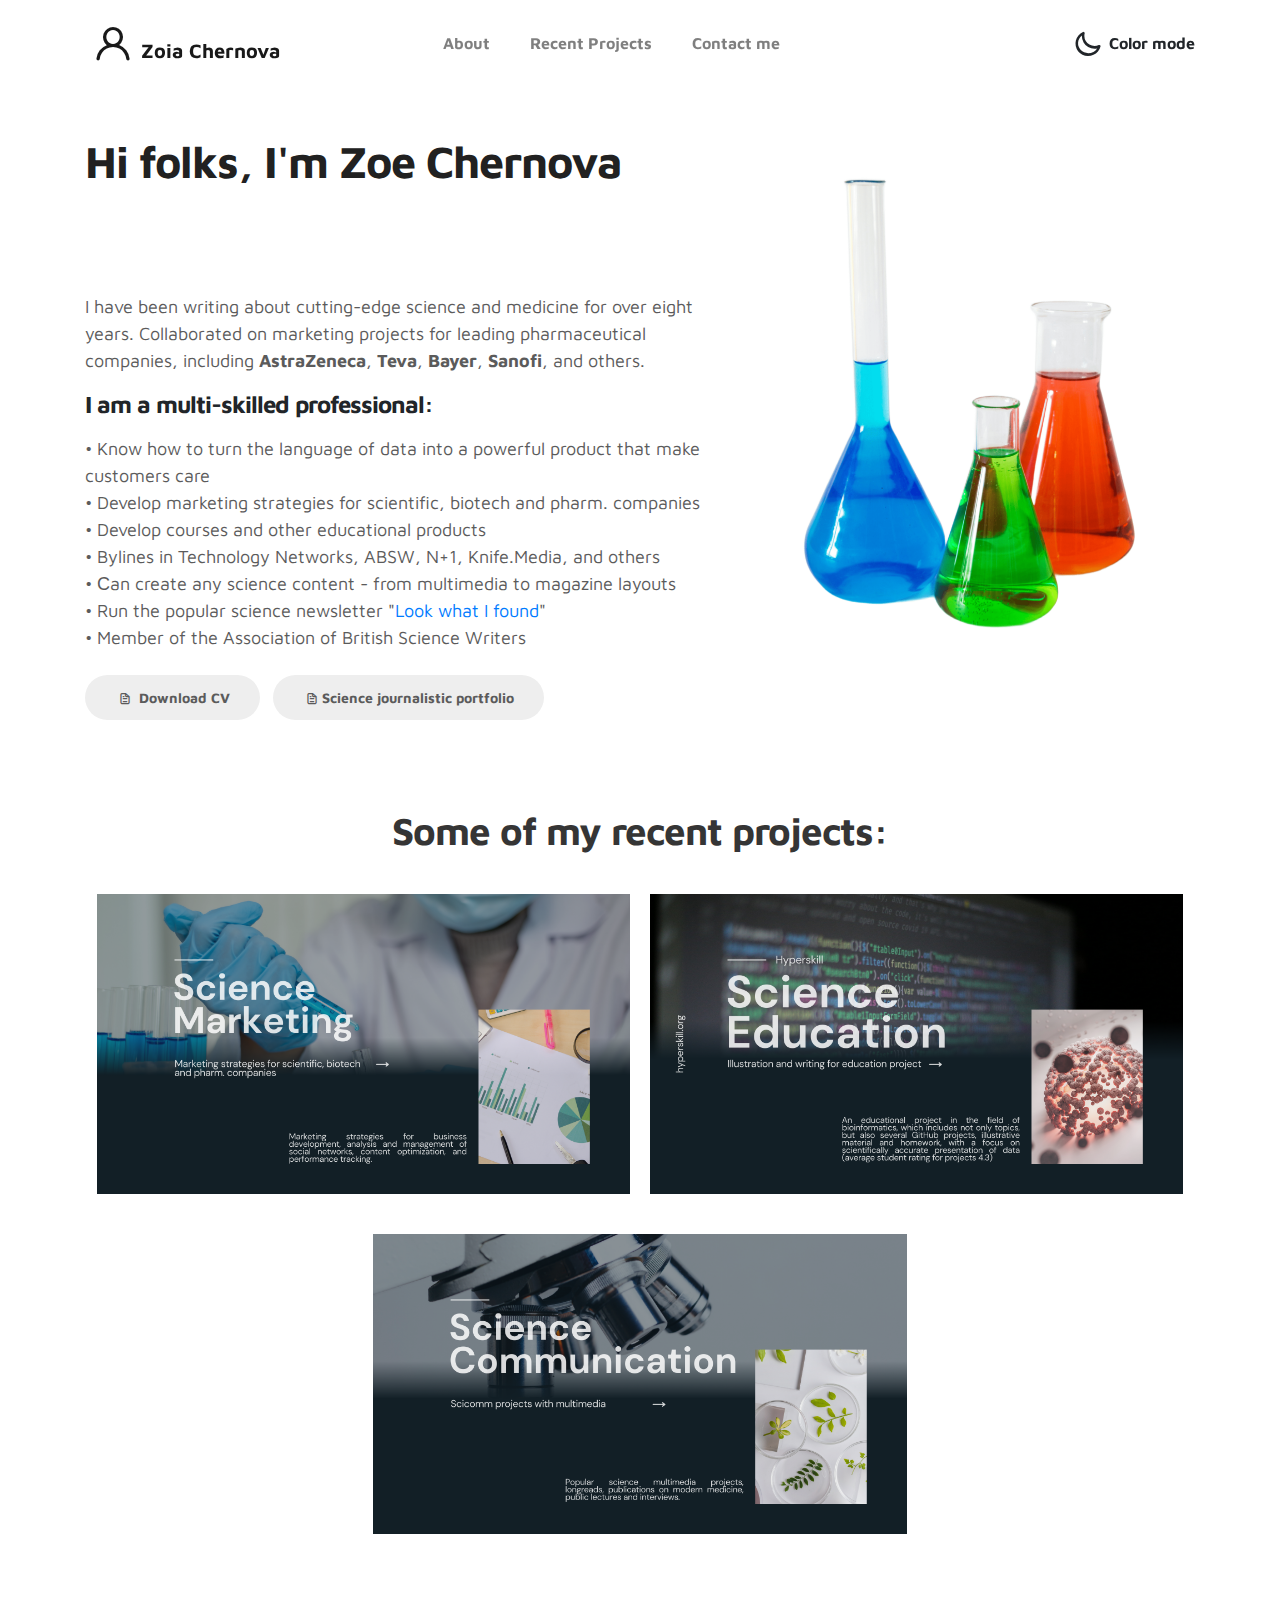
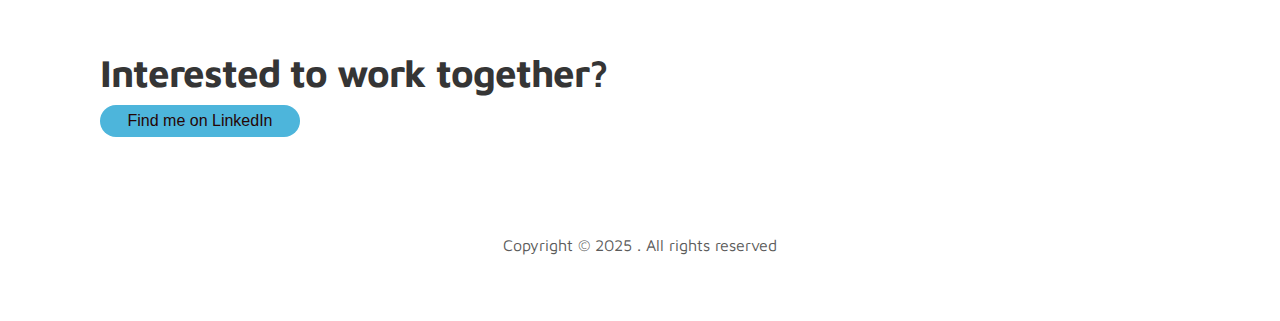
<file: index.html>
<!doctype html>
<html lang="en">
  <head>
    <meta charset="utf-8">
    <meta name="viewport" content="width=device-width, initial-scale=1, shrink-to-fit=no">
    <meta name="description" content="">
    <meta name="author" content="">

    <title>Zoia Chernova</title>

    <link rel="stylesheet" href="css/bootstrap.min.css">
    <link rel="stylesheet" href="css/unicons.css">
    <link rel="stylesheet" href="css/owl.carousel.min.css">
    <link rel="stylesheet" href="css/owl.theme.default.min.css">
    <link rel="stylesheet" href="css/tooplate-style.css">
    <style> 
      .clickable-image {
      cursor: pointer;
      display: block;
      margin: 20px auto;
      }
      
      .column {
      flex: 1;
      }
      
      .column img {
      width: auto;
      border-radius: 8px;
      }
      
      .close-button {
      margin-top: 20px;
      background: #4db5db;
      color: black;
      border: none;
      padding: 10px 20px;
      cursor: pointer;
      border-radius: 5px;
      align-self: center;
      }
      
      .close-button:hover {
      background: #4db5db;
      }
  
      .image-container {
    display: flex;
    justify-content: center;
    gap: 20px;
    margin-top: 20px;
  }
  
  .clickable-image {
    cursor: pointer;
    display: inline-block;
  }
      </style>
  </head>
  <body>

    <!-- MENU -->
    <nav class="navbar navbar-expand-sm navbar-light">
        <div class="container" >
            <a class="navbar-brand" href="index.html"><i class='uil uil-user'></i>Zoia Chernova</a>

            <button class="navbar-toggler" type="button" data-toggle="collapse" data-target="#navbarNav" aria-controls="navbarNav" aria-expanded="false"
                aria-label="Toggle navigation">
                <span class="navbar-toggler-icon"></span>
                <span class="navbar-toggler-icon"></span>
                <span class="navbar-toggler-icon"></span>
            </button>

            <div class="collapse navbar-collapse" id="navbarNav">
                <ul class="navbar-nav mx-auto">
                    <li class="nav-item">
                        <a href="#about" class="nav-link"><span data-hover="About">About</span></a>
                    </li>
                    <li class="nav-item">
                        <a href="#project" class="nav-link"><span data-hover="Recent Projects">Recent Projects</span></a>
                    </li>
                    <li class="nav-item">
                        <a href="#contact" class="nav-link"><span data-hover="Contact me">Contact me</span></a>
                    </li>
                </ul>
                <ul class="navbar-nav ml-lg-auto">
                  <div class="ml-lg-4">
                    <div class="color-mode d-lg-flex justify-content-center align-items-center">
                      <i class="color-mode-icon"></i>
                      Color mode
                    </div>
                  </div>
              </ul>
            </div>
        </div>
    </nav>
    <section class="about d-lg-flex justify-content-center align-items-center" id="about">
        <div class="container">
            <div class="row">
                <div class="col-lg-7 col-md-12 col-12 d-flex align-items-center">
                    <div class="about-text">
                        <h1 class="animated animated-text">
                          <p></p>
                            <span class="mr-2">Hi folks, I'm Zoe Chernova</span>
                                <div class="animated-info">
                                    <span class="animated-item">Science Journalist</span>
                                    <span class="animated-item">Science Communicator</span>
                                    <span class="animated-item">Medical Marketer</span>   
                                </div>
                        </h1>
                        <p><br>I have been writing about cutting-edge science and medicine for over eight years. Collaborated on marketing projects for leading pharmaceutical companies, including <b>AstraZeneca</b>, <b>Teva</b>, <b>Bayer</b>, <b>Sanofi</b>, and others.
<br><h4>I am a multi-skilled professional:</h4>
                        </p>
                      <p>&#8226 Know how to turn the language of data into a powerful product that make customers care
                       <br> &#8226 Develop marketing strategies for scientific, biotech and pharm. companies
                       <br> &#8226 Develop courses and other educational products
                       <br> &#8226 Bylines in Technology Networks, ABSW, N+1, Knife.Media, and others
                       <br> &#8226 Сan create any science content - from multimedia to magazine layouts
                       <br> &#8226 Run the popular science newsletter "<a href="https://duozoid.substack.com/subscribe">Look what I found</a>"
                      <br> &#8226 Member of the Association of British Science Writers
                      </p>
                <div class="custom-btn-group mt-4">
                          <a href="https://docs.google.com/document/d/138QMKOgldf-wOJ7VrCQYvu_KmUZ6ofwAWkvEb5lw-ew/edit?usp=sharing" class="btn mr-lg-2 custom-btn"><i class='uil uil-file-alt'></i> Download CV</a>                        
                          <a href="portfolio.html" class="btn mr-lg-2 custom-btn"><i class='uil uil-file-alt'></i>Science journalistic portfolio</a>  
                        </div> 
                    </div>
                </div>

                <div class="col-lg-5 col-md-12 col-12">
                    <div class="about-image svg">
                      <p><br><br></p>
                        <img src="images/undraw/main.png" class="img-fluid" alt="svg image">
                    </div>
                </div>
            </div>
        </div>
    </section>
    <section class="project py-5" id="project">
        <div class="container">
                <div class="row">
                  <div class="col-lg-11 text-center mx-auto col-12">
                      <div class="col-lg-8 mx-auto">
                        <h2>Some of my recent projects:</h2>
                      </div>
                      <div class="timeline-item">
                        <div class="image-container">
                          <a href="scimark.html">
                          <img src="images/undraw/proj 2.png" alt="Click me 2" id="mainImage2" class="clickable-image" height="300px">
                          </a>
                          <a href="scied.html">
                          <img src="images/undraw/proj 3.png" alt="Click me 3" id="mainImage3" class="clickable-image"  height="300px">
                          </a>
                        </div>
                       <a href="scicom.html">
                          <img src="images/undraw/proj 1.png" alt="Click me 1" id="mainImage1" class="clickable-image"  height="300px">
                          </a> 
                      </div>
                  </div>
                </div>
        </div>
    </section>
    <section class="contact py-5" id="contact">
      <div class="container">
        <div class="row">
           
          </div>
<style>
  .libutton {
    display: flex;
    flex-direction: column;
    justify-content: center;
    padding: 7px;
    text-align: center;
    outline: none;
    text-decoration: none !important;
    color: #250505 !important;
    width: 200px;
    height: 32px;
    border-radius: 16px;
    background-color: #4db5db;
    font-family: "SF Pro Text", Helvetica, sans-serif;
    }
    </style>
          <div class="col-lg-6 col-12">
              <h2 >Interested to work together?</h2>
                  <a class="libutton" href="http://linkedin.com/in/chernova-zoya-science-communicator/" target="_blank">Find me on LinkedIn</a>
                </div>
            </div>
          </div>
      </div>
    </section>
     <footer class="footer py-5">
          <div class="container">
               <div class="row">
                    <div class="col-lg-12 col-12">                                
                        <p class="copyright-text text-center">Copyright &copy; 2025 . All rights reserved</p>
                    </div>    
               </div>
          </div>
     </footer>
     <script src="js/jquery-3.3.1.min.js"></script>
     <script src="js/popper.min.js"></script>
     <script src="js/bootstrap.min.js"></script>
     <script src="js/Headroom.js"></script>
     <script src="js/jQuery.headroom.js"></script>
     <script src="js/smoothscroll.js"></script>
     <script src="js/custom.js"></script>
  </body>
</html>
</file>
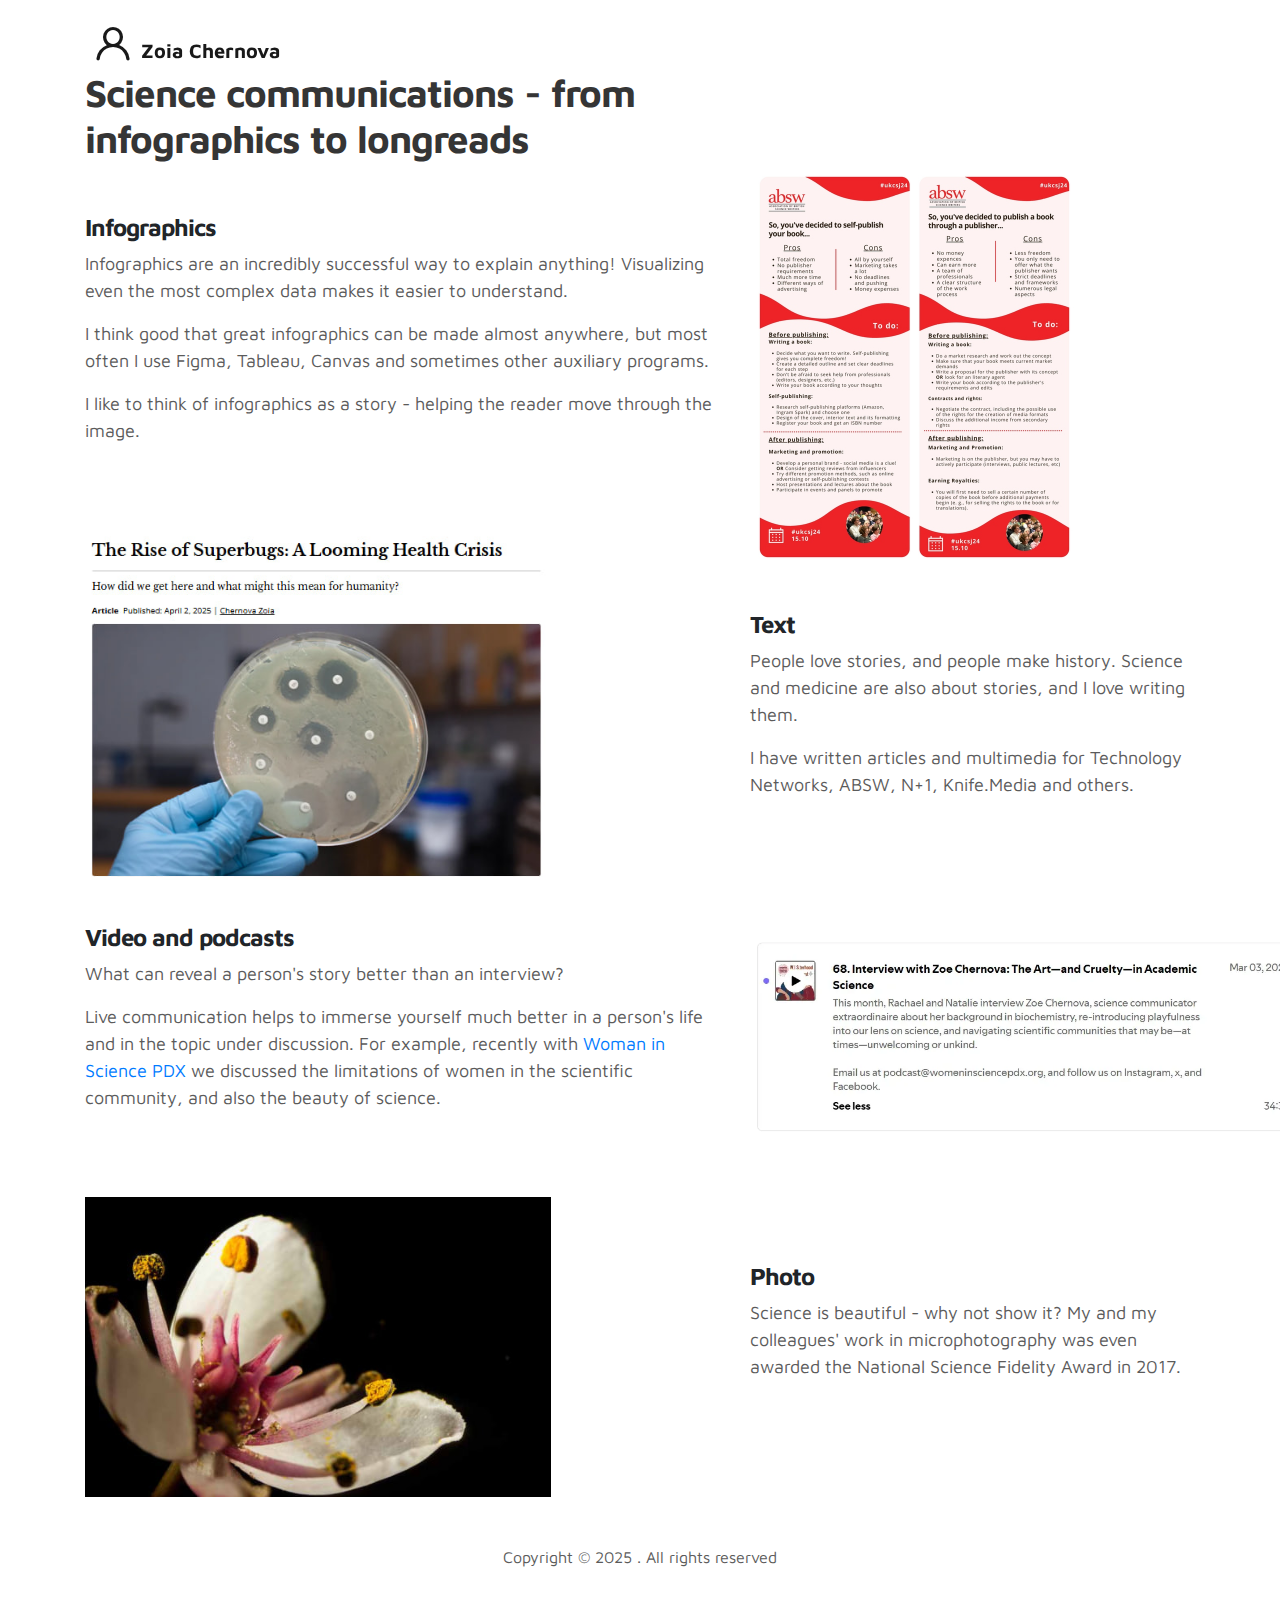
<file: scicom.html>
<!doctype html>
<html lang="en">
  <head>
    <meta charset="utf-8">
    <meta name="viewport" content="width=device-width, initial-scale=1, shrink-to-fit=no">
    <meta name="description" content="">
    <meta name="author" content="">

    <title>Zoia Chernova</title>

    <link rel="stylesheet" href="css/bootstrap.min.css">
    <link rel="stylesheet" href="css/unicons.css">
    <link rel="stylesheet" href="css/owl.carousel.min.css">
    <link rel="stylesheet" href="css/owl.theme.default.min.css">
    <link rel="stylesheet" href="css/tooplate-style.css">
  </head>
  <body>
    <nav class="navbar navbar-expand-sm navbar-light">
        <div class="container" >
            <a class="navbar-brand" href="index.html"><i class='uil uil-user'></i>Zoia Chernova</a>
        </div>
    </nav>
    <section class="about d-lg-flex justify-content-center align-items-center" id="about">
        <div class="container">
            <div class="row">
                <div class="col-lg-7 col-md-12 col-12 d-flex align-items-center">
                    <div class="about-text">
                        <h2>Science communications - from infographics to longreads</h2>
                        <p><br></p>
                        <h4>Infographics</h4>
                        <p>Infographics are an incredibly successful way to explain anything! Visualizing even the most complex data makes it easier to understand.</p>
                        <p>I think good that great infographics can be made almost anywhere, but most often I use Figma, Tableau, Canvas and sometimes other auxiliary programs.</p>
                        <p>I like to think of infographics as a story - helping the reader move through the image.</p>                       
                        <p><br><br></p>
                        <img src="images/undraw/tn.jpg" class="" alt="svg image" height="350px">
                        <p><br></p>
                        <h4>Video and podcasts</h4>
                        <p>What can reveal a person's story better than an interview?</p>
                        <p>Live communication helps to immerse yourself much better in a person's life and in the topic under discussion. For example, recently with <a href="https://www.womeninsciencepdx.org/">Woman in Science PDX</a> we discussed the limitations of women in the scientific community, and also the beauty of science.</p>                       
                        <p><br><br></p>
                        <img src="images/undraw/photo.jpg" class="" alt="svg image" height="300px">
                    </div>
                </div>
                <div class="col-lg-5 col-md-12 col-12">
                    <div class="about-image svg">
                        <p><br><br><br></p>
                        <img src="images/undraw/absw2.jpg" class="" alt="svg image" height="400px">
                        <p><br></p>
                        <h4>Text</h4>
                        <p>People love stories, and people make history. Science and medicine are also about stories, and I love writing them.</p>
                        <p>I have written articles and multimedia for Technology Networks, ABSW, N+1, Knife.Media and others.</p>
                        <p><br><br><br><br></p>
                        <img src="images/project/pdx.webp" class="" alt="svg image" height="200px">
                        <p><br><br><br><br></p>
                        <h4>Photo</h4>
                        <p>Science is beautiful - why not show it? My and my colleagues' work in microphotography was even awarded the National Science Fidelity Award in 2017.</p>                        
                    </div>
                </div>  
            </div>
        </div>
    </section>
</body>

<footer class="footer py-5">
    <div class="container">
         <div class="row">
              <div class="col-lg-12 col-12">                                
                  <p class="copyright-text text-center">Copyright &copy; 2025 . All rights reserved</p>
              </div>
         </div>
    </div>
</footer>


<script src="js/jquery-3.3.1.min.js"></script>
<script src="js/popper.min.js"></script>
<script src="js/bootstrap.min.js"></script>
<script src="js/Headroom.js"></script>
<script src="js/jQuery.headroom.js"></script>
<script src="js/smoothscroll.js"></script>
<script src="js/custom.js"></script>
</html>
</file>
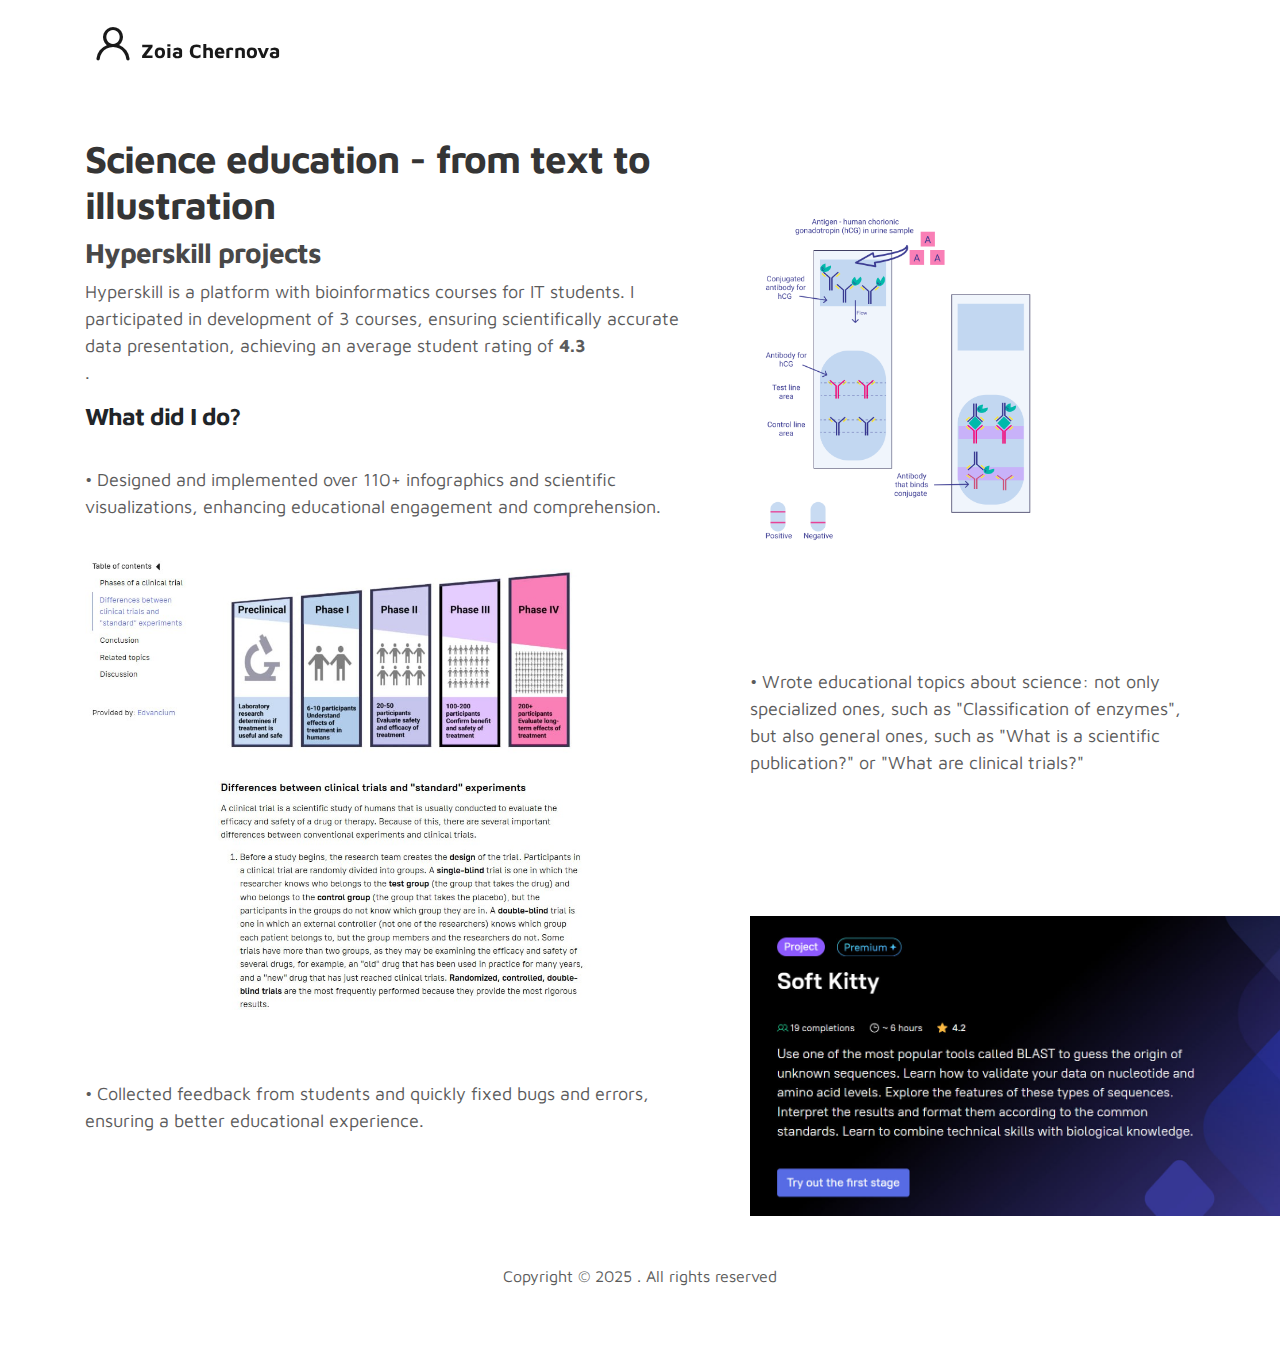
<file: scied.html>
<!doctype html>
<html lang="en">
  <head>
    <meta charset="utf-8">
    <meta name="viewport" content="width=device-width, initial-scale=1, shrink-to-fit=no">
    <meta name="description" content="">
    <meta name="author" content="">

    <title>Zoia Chernova</title>

    <link rel="stylesheet" href="css/bootstrap.min.css">
    <link rel="stylesheet" href="css/unicons.css">
    <link rel="stylesheet" href="css/owl.carousel.min.css">
    <link rel="stylesheet" href="css/owl.theme.default.min.css">
    <link rel="stylesheet" href="css/tooplate-style.css">
  </head>
  <body>

    <!-- MENU -->
    <nav class="navbar navbar-expand-sm navbar-light">
        <div class="container" >
            <a class="navbar-brand" href="index.html"><i class='uil uil-user'></i>Zoia Chernova</a>

            <button class="navbar-toggler" type="button" data-toggle="collapse" data-target="#navbarNav" aria-controls="navbarNav" aria-expanded="false"
                aria-label="Toggle navigation">
       
            </button>
        </div>
    </nav>
    <section class="about d-lg-flex justify-content-center align-items-center" id="about">
        <div class="container">
            <div class="row">
                <div class="col-lg-7 col-md-12 col-12 d-flex align-items-center">
                    <div class="about-text">
                        <h2>Science education - from text to illustration</h2>
                        <h3>Hyperskill projects</h3>
                      <p>Hyperskill is a platform with bioinformatics courses for IT students. I participated in development of 3 courses, ensuring scientifically accurate data presentation, achieving an average student rating of <b>4.3</b> <br>.
                        <h4>What did I do?</h4>
                    <p><br> &#8226 Designed and implemented over 110+ infographics and scientific visualizations, enhancing educational engagement and comprehension.                                            
                      </p>
                      <br>
                      <img src="images/undraw/hyper.jpg" class="" alt="svg image" height="450px">
                      <p><br><br></p>
                     <p>&#8226 Collected feedback from students and quickly fixed bugs and errors, ensuring a better educational experience.</p>
                    </div>
                </div>
                <div class="col-lg-5 col-md-12 col-12">
                    <div class="about-image svg">
                        <p><br><br><br><br></p>
                        <img src="images/undraw/pic4.png" class="" alt="svg image" height="350px">
                        <p><br><br><br><br></p>
                        <p>&#8226 Wrote educational topics about science: not only specialized ones, such as "Classification of enzymes", but also general ones, such as "What is a scientific publication?" or "What are clinical trials?"</p>
                        <p><br><br><br><br></p>
                        <img src="images/undraw/hyper2.jpg" class="" alt="svg image" height="300px">

                    </div>
                </div>
                
            </div>
        </div>
    </section>
</body>

<footer class="footer py-5">
    <div class="container">
         <div class="row">
              <div class="col-lg-12 col-12">                                
                  <p class="copyright-text text-center">Copyright &copy; 2025 . All rights reserved</p>
              </div>
              
         </div>
    </div>
</footer>


<script src="js/jquery-3.3.1.min.js"></script>
<script src="js/popper.min.js"></script>
<script src="js/bootstrap.min.js"></script>
<script src="js/Headroom.js"></script>
<script src="js/jQuery.headroom.js"></script>
<script src="js/smoothscroll.js"></script>
<script src="js/custom.js"></script>
</html>
</file>
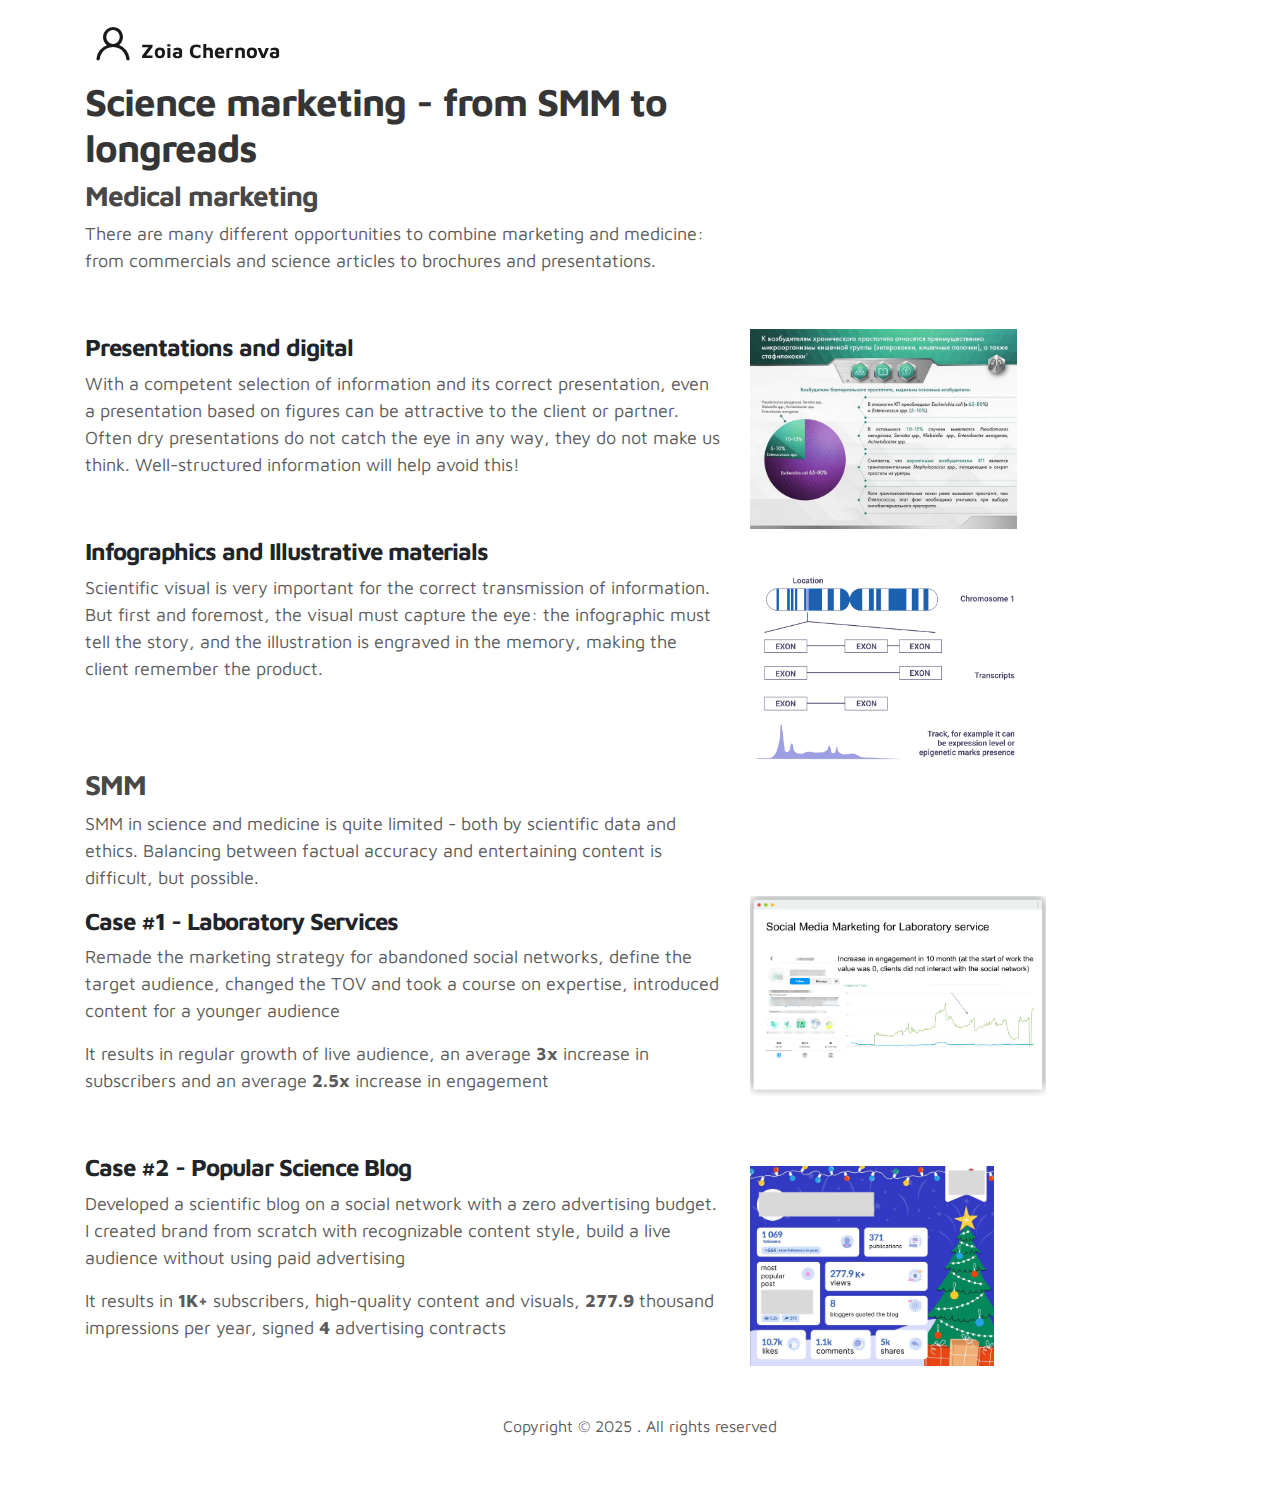
<file: scimark.html>
<!doctype html>
<html lang="en">
  <head>
    <meta charset="utf-8">
    <meta name="viewport" content="width=device-width, initial-scale=1, shrink-to-fit=no">
    <meta name="description" content="">
    <meta name="author" content="">

    <title>Zoia Chernova</title>

    <link rel="stylesheet" href="css/bootstrap.min.css">
    <link rel="stylesheet" href="css/unicons.css">
    <link rel="stylesheet" href="css/owl.carousel.min.css">
    <link rel="stylesheet" href="css/owl.theme.default.min.css">
    <link rel="stylesheet" href="css/tooplate-style.css">
  </head>
  <body>
    <nav class="navbar navbar-expand-sm navbar-light">
        <div class="container" >
            <a class="navbar-brand" href="index.html"><i class='uil uil-user'></i>Zoia Chernova</a>
        </div>
    </nav>
    <section class="about d-lg-flex justify-content-center align-items-center" id="about">
        <div class="container">
            <div class="row">
                <div class="col-lg-7 col-md-12 col-12 d-flex align-items-center">
                    <div class="about-text">
                        <h2>Science marketing - from SMM to longreads</h2>
                        <h3>Medical marketing</h3>
                        <p>There are many different opportunities to combine marketing and medicine: from commercials and science articles to brochures and presentations.</p>
                        <p><br></p>
                        <h4>Presentations and digital</h4>
                        <p>With a competent selection of information and its correct presentation, even a presentation based on figures can be attractive to the client or partner. Often dry presentations do not catch the eye in any way, they do not make us think. Well-structured information will help avoid this!</p>
                        <p><br></p>
                        <h4>Infographics and Illustrative materials</h4>
                        <p>Scientific visual is very important for the correct transmission of information. But first and foremost, the visual must capture the eye: the infographic must tell the story, and the illustration is engraved in the memory, making the client remember the product.</p>
                        <p><br><br></p>
                        <h3>SMM</h3>
                        <p>SMM in science and medicine is quite limited - both by scientific data and ethics. Balancing between factual accuracy and entertaining content is difficult, but possible.</p>
                        <h4>Case #1 - Laboratory Services</h4>
                        <p>Remade the marketing strategy for abandoned social networks, define the target audience, changed the TOV and took a course on expertise, introduced content for a younger audience</p>
                        <p>It results in regular growth of live audience, an average <b>3x</b> increase in subscribers and an average <b>2.5x</b> increase in engagement</p>                       
                        <p><br></p>
                        <h4>Case #2 - Popular Science Blog</h4>
                        <p>Developed a scientific blog on a social network with a zero advertising budget. I created brand from scratch with recognizable content style, build a live audience without using paid advertising</p>
                          <p>It results in <b>1K+</b> subscribers, high-quality content and visuals, <b>277.9</b> thousand impressions per year, signed <b>4</b> advertising contracts </p>
                                       </div>
                </div>
                <div class="col-lg-5 col-md-12 col-12">
                    <div class="about-image svg">
                        <p><br><br><br><br><br><br><br><br><br></p>
                        <img src="images/undraw/mark5.jpg" class="" alt="svg image" height="200px">
                       <p><br></p>
                        <img src="images/undraw/pic1.png" class="" alt="svg image" height="200px">
                        <p><br><br><br><br></p>
                        <img src="images/project/project-image02.png" class="" alt="svg image" height="200px">
                        <p><br><br></p>
                        <img src="images/undraw/sci.png" class="" alt="svg image" height="200px">
                         </div>
                </div>  
            </div>
        </div>
    </section>
</body>

<footer class="footer py-5">
    <div class="container">
         <div class="row">
              <div class="col-lg-12 col-12">                                
                  <p class="copyright-text text-center">Copyright &copy; 2025 . All rights reserved</p>
              </div>
         </div>
    </div>
</footer>


<script src="js/jquery-3.3.1.min.js"></script>
<script src="js/popper.min.js"></script>
<script src="js/bootstrap.min.js"></script>
<script src="js/Headroom.js"></script>
<script src="js/jQuery.headroom.js"></script>
<script src="js/smoothscroll.js"></script>
<script src="js/custom.js"></script>
</html>
</file>
<file: css/unicons.css>
@font-face {
  font-family: 'unicons';
  src: url('../font/unicons.eot?42479262');
  src: url('../font/unicons.eot?42479262#iefix') format('embedded-opentype'),
       url('../font/unicons.woff2?42479262') format('woff2'),
       url('../font/unicons.woff?42479262') format('woff'),
       url('../font/unicons.ttf?42479262') format('truetype'),
       url('../font/unicons.svg?42479262#unicons') format('svg');
  font-weight: normal;
  font-style: normal;
}
/* Chrome hack: SVG is rendered more smooth in Windozze. 100% magic, uncomment if you need it. */
/* Note, that will break hinting! In other OS-es font will be not as sharp as it could be */
/*
@media screen and (-webkit-min-device-pixel-ratio:0) {
  @font-face {
    font-family: 'unicons';
    src: url('../font/unicons.svg?42479262#unicons') format('svg');
  }
}
*/
 
 [class^="uil-"]:before, [class*=" uil-"]:before {
  font-family: "unicons";
  font-style: normal;
  font-weight: normal;
  speak: none;
 
  display: inline-block;
  text-decoration: inherit;
  width: 1em;
  margin-right: .2em;
  text-align: center;
  /* opacity: .8; */
 
  /* For safety - reset parent styles, that can break glyph codes*/
  font-variant: normal;
  text-transform: none;
 
  /* fix buttons height, for twitter bootstrap */
  line-height: 1em;
 
  /* Animation center compensation - margins should be symmetric */
  /* remove if not needed */
  margin-left: .2em;
 
  /* you can be more comfortable with increased icons size */
  /* font-size: 120%; */
 
  /* Font smoothing. That was taken from TWBS */
  -webkit-font-smoothing: antialiased;
  -moz-osx-font-smoothing: grayscale;
 
  /* Uncomment for 3D effect */
  /* text-shadow: 1px 1px 1px rgba(127, 127, 127, 0.3); */
}
 
.uil-abacus:before { content: '\e800'; } /* '' */
.uil-accessible-icon-alt:before { content: '\e801'; } /* '' */
.uil-adjust-alt:before { content: '\e802'; } /* '' */
.uil-adjust-circle:before { content: '\e803'; } /* '' */
.uil-adjust-half:before { content: '\e804'; } /* '' */
.uil-adjust:before { content: '\e805'; } /* '' */
.uil-airplay:before { content: '\e806'; } /* '' */
.uil-align-alt:before { content: '\e807'; } /* '' */
.uil-align-center-alt:before { content: '\e808'; } /* '' */
.uil-align-center-h:before { content: '\e809'; } /* '' */
.uil-align-center-justify:before { content: '\e80a'; } /* '' */
.uil-align-center-v:before { content: '\e80b'; } /* '' */
.uil-align-center:before { content: '\e80c'; } /* '' */
.uil-align-justify:before { content: '\e80d'; } /* '' */
.uil-align-left-justify:before { content: '\e80e'; } /* '' */
.uil-align-left:before { content: '\e80f'; } /* '' */
.uil-align-letter-right:before { content: '\e810'; } /* '' */
.uil-align-right-justify:before { content: '\e811'; } /* '' */
.uil-align-right:before { content: '\e812'; } /* '' */
.uil-align:before { content: '\e813'; } /* '' */
.uil-ambulance:before { content: '\e814'; } /* '' */
.uil-analysis:before { content: '\e815'; } /* '' */
.uil-analytics:before { content: '\e816'; } /* '' */
.uil-anchor:before { content: '\e817'; } /* '' */
.uil-android-phone-slash:before { content: '\e818'; } /* '' */
.uil-angle-double-down:before { content: '\e819'; } /* '' */
.uil-angle-double-left:before { content: '\e81a'; } /* '' */
.uil-angle-double-right:before { content: '\e81b'; } /* '' */
.uil-angle-double-up:before { content: '\e81c'; } /* '' */
.uil-angle-down:before { content: '\e81d'; } /* '' */
.uil-angle-left:before { content: '\e81e'; } /* '' */
.uil-angle-right-b:before { content: '\e81f'; } /* '' */
.uil-angle-right:before { content: '\e820'; } /* '' */
.uil-angle-up:before { content: '\e821'; } /* '' */
.uil-annoyed-alt:before { content: '\e822'; } /* '' */
.uil-annoyed:before { content: '\e823'; } /* '' */
.uil-apps:before { content: '\e824'; } /* '' */
.uil-archive-alt:before { content: '\e825'; } /* '' */
.uil-archive:before { content: '\e826'; } /* '' */
.uil-arrow-break:before { content: '\e827'; } /* '' */
.uil-arrow-circle-down:before { content: '\e828'; } /* '' */
.uil-arrow-circle-left:before { content: '\e829'; } /* '' */
.uil-arrow-circle-right:before { content: '\e82a'; } /* '' */
.uil-arrow-circle-up:before { content: '\e82b'; } /* '' */
.uil-arrow-compress-h:before { content: '\e82c'; } /* '' */
.uil-arrow-down-left:before { content: '\e82d'; } /* '' */
.uil-arrow-down-right:before { content: '\e82e'; } /* '' */
.uil-arrow-down:before { content: '\e82f'; } /* '' */
.uil-arrow-from-right:before { content: '\e830'; } /* '' */
.uil-arrow-from-top:before { content: '\e831'; } /* '' */
.uil-arrow-growth:before { content: '\e832'; } /* '' */
.uil-arrow-left:before { content: '\e833'; } /* '' */
.uil-arrow-random:before { content: '\e834'; } /* '' */
.uil-arrow-resize-diagonal:before { content: '\e835'; } /* '' */
.uil-arrow-right:before { content: '\e836'; } /* '' */
.uil-arrow-to-bottom:before { content: '\e837'; } /* '' */
.uil-arrow-to-right:before { content: '\e838'; } /* '' */
.uil-arrow-up-left:before { content: '\e839'; } /* '' */
.uil-arrow-up-right:before { content: '\e83a'; } /* '' */
.uil-arrow-up:before { content: '\e83b'; } /* '' */
.uil-arrows-h-alt:before { content: '\e83c'; } /* '' */
.uil-arrows-h:before { content: '\e83d'; } /* '' */
.uil-arrows-left-down:before { content: '\e83e'; } /* '' */
.uil-arrows-maximize:before { content: '\e83f'; } /* '' */
.uil-arrows-merge:before { content: '\e840'; } /* '' */
.uil-arrows-resize-h:before { content: '\e841'; } /* '' */
.uil-arrows-resize-v:before { content: '\e842'; } /* '' */
.uil-arrows-resize:before { content: '\e843'; } /* '' */
.uil-arrows-right-down:before { content: '\e844'; } /* '' */
.uil-arrows-shrink-h:before { content: '\e845'; } /* '' */
.uil-arrows-shrink-v:before { content: '\e846'; } /* '' */
.uil-arrows-up-right:before { content: '\e847'; } /* '' */
.uil-arrows-v-alt:before { content: '\e848'; } /* '' */
.uil-arrows-v:before { content: '\e849'; } /* '' */
.uil-at:before { content: '\e84a'; } /* '' */
.uil-atm-card:before { content: '\e84b'; } /* '' */
.uil-atom:before { content: '\e84c'; } /* '' */
.uil-auto-flash:before { content: '\e84d'; } /* '' */
.uil-award-alt:before { content: '\e84e'; } /* '' */
.uil-award:before { content: '\e84f'; } /* '' */
.uil-baby-carriage:before { content: '\e850'; } /* '' */
.uil-backpack:before { content: '\e851'; } /* '' */
.uil-backspace:before { content: '\e852'; } /* '' */
.uil-backward:before { content: '\e853'; } /* '' */
.uil-bag-alt:before { content: '\e854'; } /* '' */
.uil-bag-slash:before { content: '\e855'; } /* '' */
.uil-bag:before { content: '\e856'; } /* '' */
.uil-ball:before { content: '\e857'; } /* '' */
.uil-ban:before { content: '\e858'; } /* '' */
.uil-bars:before { content: '\e859'; } /* '' */
.uil-basketball-hoop:before { content: '\e85a'; } /* '' */
.uil-basketball:before { content: '\e85b'; } /* '' */
.uil-battery-bolt:before { content: '\e85c'; } /* '' */
.uil-battery-empty:before { content: '\e85d'; } /* '' */
.uil-bed-double:before { content: '\e85e'; } /* '' */
.uil-bed:before { content: '\e85f'; } /* '' */
.uil-bell-school:before { content: '\e860'; } /* '' */
.uil-bell-slash:before { content: '\e861'; } /* '' */
.uil-bill:before { content: '\e862'; } /* '' */
.uil-bitcoin-circle:before { content: '\e863'; } /* '' */
.uil-bitcoin:before { content: '\e864'; } /* '' */
.uil-bluetooth-b:before { content: '\e865'; } /* '' */
.uil-bolt-alt:before { content: '\e866'; } /* '' */
.uil-bolt-slash:before { content: '\e867'; } /* '' */
.uil-bolt:before { content: '\e868'; } /* '' */
.uil-book-alt:before { content: '\e869'; } /* '' */
.uil-book-medical:before { content: '\e86a'; } /* '' */
.uil-book-open:before { content: '\e86b'; } /* '' */
.uil-book-reader:before { content: '\e86c'; } /* '' */
.uil-book:before { content: '\e86d'; } /* '' */
.uil-bookmark-full:before { content: '\e86e'; } /* '' */
.uil-bookmark:before { content: '\e86f'; } /* '' */
.uil-books:before { content: '\e870'; } /* '' */
.uil-boombox:before { content: '\e871'; } /* '' */
.uil-border-alt:before { content: '\e872'; } /* '' */
.uil-border-bottom:before { content: '\e873'; } /* '' */
.uil-border-clear:before { content: '\e874'; } /* '' */
.uil-border-horizontal:before { content: '\e875'; } /* '' */
.uil-border-inner:before { content: '\e876'; } /* '' */
.uil-border-left:before { content: '\e877'; } /* '' */
.uil-border-out:before { content: '\e878'; } /* '' */
.uil-border-right:before { content: '\e879'; } /* '' */
.uil-border-top:before { content: '\e87a'; } /* '' */
.uil-border-vertical:before { content: '\e87b'; } /* '' */
.uil-box:before { content: '\e87c'; } /* '' */
.uil-briefcase-alt:before { content: '\e87d'; } /* '' */
.uil-briefcase:before { content: '\e87e'; } /* '' */
.uil-bright:before { content: '\e87f'; } /* '' */
.uil-brightness-empty:before { content: '\e880'; } /* '' */
.uil-brightness-half:before { content: '\e881'; } /* '' */
.uil-brightness-low:before { content: '\e882'; } /* '' */
.uil-brightness-minus:before { content: '\e883'; } /* '' */
.uil-brightness-plus:before { content: '\e884'; } /* '' */
.uil-brightness:before { content: '\e885'; } /* '' */
.uil-bring-bottom:before { content: '\e886'; } /* '' */
.uil-bring-front:before { content: '\e887'; } /* '' */
.uil-brush-alt:before { content: '\e888'; } /* '' */
.uil-bug:before { content: '\e889'; } /* '' */
.uil-building:before { content: '\e88a'; } /* '' */
.uil-bullseye:before { content: '\e88b'; } /* '' */
.uil-bus-alt:before { content: '\e88c'; } /* '' */
.uil-bus-school:before { content: '\e88d'; } /* '' */
.uil-bus:before { content: '\e88e'; } /* '' */
.uil-calcualtor:before { content: '\e88f'; } /* '' */
.uil-calculator-alt:before { content: '\e890'; } /* '' */
.uil-calendar-alt:before { content: '\e891'; } /* '' */
.uil-calendar-slash:before { content: '\e892'; } /* '' */
.uil-calender:before { content: '\e893'; } /* '' */
.uil-calling:before { content: '\e894'; } /* '' */
.uil-camera-plus:before { content: '\e895'; } /* '' */
.uil-camera-slash:before { content: '\e896'; } /* '' */
.uil-camera:before { content: '\e897'; } /* '' */
.uil-cancel:before { content: '\e898'; } /* '' */
.uil-capsule:before { content: '\e899'; } /* '' */
.uil-capture:before { content: '\e89a'; } /* '' */
.uil-car-sideview:before { content: '\e89b'; } /* '' */
.uil-car-slash:before { content: '\e89c'; } /* '' */
.uil-car-wash:before { content: '\e89d'; } /* '' */
.uil-car:before { content: '\e89e'; } /* '' */
.uil-card-atm:before { content: '\e89f'; } /* '' */
.uil-caret-right:before { content: '\e8a0'; } /* '' */
.uil-cart:before { content: '\e8a1'; } /* '' */
.uil-cell:before { content: '\e8a2'; } /* '' */
.uil-celsius:before { content: '\e8a3'; } /* '' */
.uil-chart-bar-alt:before { content: '\e8a4'; } /* '' */
.uil-chart-bar:before { content: '\e8a5'; } /* '' */
.uil-chart-down:before { content: '\e8a6'; } /* '' */
.uil-chart-growth-alt:before { content: '\e8a7'; } /* '' */
.uil-chart-growth:before { content: '\e8a8'; } /* '' */
.uil-chart-line:before { content: '\e8a9'; } /* '' */
.uil-chart-pie-alt:before { content: '\e8aa'; } /* '' */
.uil-chart-pie:before { content: '\e8ab'; } /* '' */
.uil-chart:before { content: '\e8ac'; } /* '' */
.uil-chat-bubble-user:before { content: '\e8ad'; } /* '' */
.uil-chat-info:before { content: '\e8ae'; } /* '' */
.uil-chat:before { content: '\e8af'; } /* '' */
.uil-check-circle:before { content: '\e8b0'; } /* '' */
.uil-check-square:before { content: '\e8b1'; } /* '' */
.uil-check:before { content: '\e8b2'; } /* '' */
.uil-circle-layer:before { content: '\e8b3'; } /* '' */
.uil-circle:before { content: '\e8b4'; } /* '' */
.uil-circuit:before { content: '\e8b5'; } /* '' */
.uil-clapper-board:before { content: '\e8b6'; } /* '' */
.uil-clipboard-alt:before { content: '\e8b7'; } /* '' */
.uil-clipboard-blank:before { content: '\e8b8'; } /* '' */
.uil-clipboard-notes:before { content: '\e8b9'; } /* '' */
.uil-clipboard:before { content: '\e8ba'; } /* '' */
.uil-clock-eight:before { content: '\e8bb'; } /* '' */
.uil-clock-five:before { content: '\e8bc'; } /* '' */
.uil-clock-nine:before { content: '\e8bd'; } /* '' */
.uil-clock-seven:before { content: '\e8be'; } /* '' */
.uil-clock-ten:before { content: '\e8bf'; } /* '' */
.uil-clock-three:before { content: '\e8c0'; } /* '' */
.uil-clock-two:before { content: '\e8c1'; } /* '' */
.uil-clock:before { content: '\e8c2'; } /* '' */
.uil-closed-captioning:before { content: '\e8c3'; } /* '' */
.uil-cloud-block:before { content: '\e8c4'; } /* '' */
.uil-cloud-bookmark:before { content: '\e8c5'; } /* '' */
.uil-cloud-check:before { content: '\e8c6'; } /* '' */
.uil-cloud-computing:before { content: '\e8c7'; } /* '' */
.uil-cloud-data-connection:before { content: '\e8c8'; } /* '' */
.uil-cloud-database-tree:before { content: '\e8c9'; } /* '' */
.uil-cloud-download:before { content: '\e8ca'; } /* '' */
.uil-cloud-drizzle:before { content: '\e8cb'; } /* '' */
.uil-cloud-exclamation:before { content: '\e8cc'; } /* '' */
.uil-cloud-hail:before { content: '\e8cd'; } /* '' */
.uil-cloud-heart:before { content: '\e8ce'; } /* '' */
.uil-cloud-info:before { content: '\e8cf'; } /* '' */
.uil-cloud-lock:before { content: '\e8d0'; } /* '' */
.uil-cloud-meatball:before { content: '\e8d1'; } /* '' */
.uil-cloud-moon-hail:before { content: '\e8d2'; } /* '' */
.uil-cloud-moon-meatball:before { content: '\e8d3'; } /* '' */
.uil-cloud-moon-rain:before { content: '\e8d4'; } /* '' */
.uil-cloud-moon-showers:before { content: '\e8d5'; } /* '' */
.uil-cloud-moon:before { content: '\e8d6'; } /* '' */
.uil-cloud-question:before { content: '\e8d7'; } /* '' */
.uil-cloud-rain-sun:before { content: '\e8d8'; } /* '' */
.uil-cloud-rain:before { content: '\e8d9'; } /* '' */
.uil-cloud-redo:before { content: '\e8da'; } /* '' */
.uil-cloud-set:before { content: '\e8db'; } /* '' */
.uil-cloud-share:before { content: '\e8dc'; } /* '' */
.uil-cloud-shield:before { content: '\e8dd'; } /* '' */
.uil-cloud-showers-alt:before { content: '\e8de'; } /* '' */
.uil-cloud-showers-heavy:before { content: '\e8df'; } /* '' */
.uil-cloud-showers:before { content: '\e8e0'; } /* '' */
.uil-cloud-slash:before { content: '\e8e1'; } /* '' */
.uil-cloud-sun-hail:before { content: '\e8e2'; } /* '' */
.uil-cloud-sun-meatball:before { content: '\e8e3'; } /* '' */
.uil-cloud-sun-rain-alt:before { content: '\e8e4'; } /* '' */
.uil-cloud-sun-rain:before { content: '\e8e5'; } /* '' */
.uil-cloud-sun-tear:before { content: '\e8e6'; } /* '' */
.uil-cloud-sun:before { content: '\e8e7'; } /* '' */
.uil-cloud-times:before { content: '\e8e8'; } /* '' */
.uil-cloud-unlock:before { content: '\e8e9'; } /* '' */
.uil-cloud-upload:before { content: '\e8ea'; } /* '' */
.uil-cloud-wifi:before { content: '\e8eb'; } /* '' */
.uil-cloud-wind:before { content: '\e8ec'; } /* '' */
.uil-cloud:before { content: '\e8ed'; } /* '' */
.uil-clouds:before { content: '\e8ee'; } /* '' */
.uil-club:before { content: '\e8ef'; } /* '' */
.uil-code:before { content: '\e8f0'; } /* '' */
.uil-coffee:before { content: '\e8f1'; } /* '' */
.uil-cog:before { content: '\e8f2'; } /* '' */
.uil-coins:before { content: '\e8f3'; } /* '' */
.uil-columns:before { content: '\e8f4'; } /* '' */
.uil-comment-alt-block:before { content: '\e8f5'; } /* '' */
.uil-comment-alt-chart-lines:before { content: '\e8f6'; } /* '' */
.uil-comment-alt-check:before { content: '\e8f7'; } /* '' */
.uil-comment-alt-dots:before { content: '\e8f8'; } /* '' */
.uil-comment-alt-download:before { content: '\e8f9'; } /* '' */
.uil-comment-alt-edit:before { content: '\e8fa'; } /* '' */
.uil-comment-alt-exclamation:before { content: '\e8fb'; } /* '' */
.uil-comment-alt-heart:before { content: '\e8fc'; } /* '' */
.uil-comment-alt-image:before { content: '\e8fd'; } /* '' */
.uil-comment-alt-info:before { content: '\e8fe'; } /* '' */
.uil-comment-alt-lines:before { content: '\e8ff'; } /* '' */
.uil-comment-alt-lock:before { content: '\e900'; } /* '' */
.uil-comment-alt-medical:before { content: '\e901'; } /* '' */
.uil-comment-alt-message:before { content: '\e902'; } /* '' */
.uil-comment-alt-notes:before { content: '\e903'; } /* '' */
.uil-comment-alt-plus:before { content: '\e904'; } /* '' */
.uil-comment-alt-question:before { content: '\e905'; } /* '' */
.uil-comment-alt-redo:before { content: '\e906'; } /* '' */
.uil-comment-alt-search:before { content: '\e907'; } /* '' */
.uil-comment-alt-share:before { content: '\e908'; } /* '' */
.uil-comment-alt-shield:before { content: '\e909'; } /* '' */
.uil-comment-alt-upload:before { content: '\e90a'; } /* '' */
.uil-comment-alt-verify:before { content: '\e90b'; } /* '' */
.uil-comment-alt:before { content: '\e90c'; } /* '' */
.uil-comment-block:before { content: '\e90d'; } /* '' */
.uil-comment-chart-line:before { content: '\e90e'; } /* '' */
.uil-comment-check:before { content: '\e90f'; } /* '' */
.uil-comment-dots:before { content: '\e910'; } /* '' */
.uil-comment-download:before { content: '\e911'; } /* '' */
.uil-comment-edit:before { content: '\e912'; } /* '' */
.uil-comment-exclamation:before { content: '\e913'; } /* '' */
.uil-comment-heart:before { content: '\e914'; } /* '' */
.uil-comment-image:before { content: '\e915'; } /* '' */
.uil-comment-info-alt:before { content: '\e916'; } /* '' */
.uil-comment-info:before { content: '\e917'; } /* '' */
.uil-comment-lines:before { content: '\e918'; } /* '' */
.uil-comment-lock:before { content: '\e919'; } /* '' */
.uil-comment-medical:before { content: '\e91a'; } /* '' */
.uil-comment-message:before { content: '\e91b'; } /* '' */
.uil-comment-notes:before { content: '\e91c'; } /* '' */
.uil-comment-plus:before { content: '\e91d'; } /* '' */
.uil-comment-question:before { content: '\e91e'; } /* '' */
.uil-comment-redo:before { content: '\e91f'; } /* '' */
.uil-comment-search:before { content: '\e920'; } /* '' */
.uil-comment-share:before { content: '\e921'; } /* '' */
.uil-comment-shield:before { content: '\e922'; } /* '' */
.uil-comment-slash:before { content: '\e923'; } /* '' */
.uil-comment-upload:before { content: '\e924'; } /* '' */
.uil-comment-verify:before { content: '\e925'; } /* '' */
.uil-comment:before { content: '\e926'; } /* '' */
.uil-comments-alt:before { content: '\e927'; } /* '' */
.uil-comments:before { content: '\e928'; } /* '' */
.uil-commnet-alt-slash:before { content: '\e929'; } /* '' */
.uil-compact-disc:before { content: '\e92a'; } /* '' */
.uil-compass:before { content: '\e92b'; } /* '' */
.uil-compress-alt-left:before { content: '\e92c'; } /* '' */
.uil-compress-alt:before { content: '\e92d'; } /* '' */
.uil-compress-arrows:before { content: '\e92e'; } /* '' */
.uil-compress-lines:before { content: '\e92f'; } /* '' */
.uil-compress-point:before { content: '\e930'; } /* '' */
.uil-compress-v:before { content: '\e931'; } /* '' */
.uil-compress:before { content: '\e932'; } /* '' */
.uil-computer-mouse:before { content: '\e933'; } /* '' */
.uil-confused:before { content: '\e934'; } /* '' */
.uil-constructor:before { content: '\e935'; } /* '' */
.uil-copy-alt:before { content: '\e936'; } /* '' */
.uil-copy-landscape:before { content: '\e937'; } /* '' */
.uil-copy:before { content: '\e938'; } /* '' */
.uil-copyright:before { content: '\e939'; } /* '' */
.uil-corner-down-left:before { content: '\e93a'; } /* '' */
.uil-corner-down-right-alt:before { content: '\e93b'; } /* '' */
.uil-corner-down-right:before { content: '\e93c'; } /* '' */
.uil-corner-left-down:before { content: '\e93d'; } /* '' */
.uil-corner-right-down:before { content: '\e93e'; } /* '' */
.uil-corner-up-left-alt:before { content: '\e93f'; } /* '' */
.uil-corner-up-left:before { content: '\e940'; } /* '' */
.uil-corner-up-right-alt:before { content: '\e941'; } /* '' */
.uil-corner-up-right:before { content: '\e942'; } /* '' */
.uil-creative-commons-pd-alt:before { content: '\e943'; } /* '' */
.uil-creative-commons-pd:before { content: '\e944'; } /* '' */
.uil-crockery:before { content: '\e945'; } /* '' */
.uil-crop-alt-rotate-left:before { content: '\e946'; } /* '' */
.uil-crop-alt-rotate-right:before { content: '\e947'; } /* '' */
.uil-crop-alt:before { content: '\e948'; } /* '' */
.uil-crosshair-alt:before { content: '\e949'; } /* '' */
.uil-crosshair:before { content: '\e94a'; } /* '' */
.uil-crosshairs:before { content: '\e94b'; } /* '' */
.uil-cube:before { content: '\e94c'; } /* '' */
.uil-data-sharing:before { content: '\e94d'; } /* '' */
.uil-database-alt:before { content: '\e94e'; } /* '' */
.uil-database:before { content: '\e94f'; } /* '' */
.uil-desert:before { content: '\e950'; } /* '' */
.uil-desktop-alt-slash:before { content: '\e951'; } /* '' */
.uil-desktop-alt:before { content: '\e952'; } /* '' */
.uil-desktop-cloud-alt:before { content: '\e953'; } /* '' */
.uil-desktop-slash:before { content: '\e954'; } /* '' */
.uil-desktop:before { content: '\e955'; } /* '' */
.uil-dialpad-alt:before { content: '\e956'; } /* '' */
.uil-dialpad:before { content: '\e957'; } /* '' */
.uil-diamond:before { content: '\e958'; } /* '' */
.uil-diary-alt:before { content: '\e959'; } /* '' */
.uil-diary:before { content: '\e95a'; } /* '' */
.uil-dice-five:before { content: '\e95b'; } /* '' */
.uil-dice-four:before { content: '\e95c'; } /* '' */
.uil-dice-one:before { content: '\e95d'; } /* '' */
.uil-dice-six:before { content: '\e95e'; } /* '' */
.uil-dice-three:before { content: '\e95f'; } /* '' */
.uil-dice-two:before { content: '\e960'; } /* '' */
.uil-direction:before { content: '\e961'; } /* '' */
.uil-directions:before { content: '\e962'; } /* '' */
.uil-dizzy-meh:before { content: '\e963'; } /* '' */
.uil-dna:before { content: '\e964'; } /* '' */
.uil-document-layout-center:before { content: '\e965'; } /* '' */
.uil-document-layout-left:before { content: '\e966'; } /* '' */
.uil-document-layout-right:before { content: '\e967'; } /* '' */
.uil-document:before { content: '\e968'; } /* '' */
.uil-dollar-alt:before { content: '\e969'; } /* '' */
.uil-dollar-sign-alt:before { content: '\e96a'; } /* '' */
.uil-dollar-sign:before { content: '\e96b'; } /* '' */
.uil-down-arrow:before { content: '\e96c'; } /* '' */
.uil-download-alt:before { content: '\e96d'; } /* '' */
.uil-dribbble:before { content: '\e96e'; } /* '' */
.uil-drill:before { content: '\e96f'; } /* '' */
.uil-dropbox:before { content: '\e970'; } /* '' */
.uil-dumbbell:before { content: '\e971'; } /* '' */
.uil-edit-alt:before { content: '\e972'; } /* '' */
.uil-edit:before { content: '\e973'; } /* '' */
.uil-ellipsis-h:before { content: '\e974'; } /* '' */
.uil-ellipsis-v:before { content: '\e975'; } /* '' */
.uil-emoji:before { content: '\e976'; } /* '' */
.uil-enter:before { content: '\e977'; } /* '' */
.uil-entry:before { content: '\e978'; } /* '' */
.uil-envelope-add:before { content: '\e979'; } /* '' */
.uil-envelope-alt:before { content: '\e97a'; } /* '' */
.uil-envelope-block:before { content: '\e97b'; } /* '' */
.uil-envelope-bookmark:before { content: '\e97c'; } /* '' */
.uil-envelope-check:before { content: '\e97d'; } /* '' */
.uil-envelope-download-alt:before { content: '\e97e'; } /* '' */
.uil-envelope-download:before { content: '\e97f'; } /* '' */
.uil-envelope-edit:before { content: '\e980'; } /* '' */
.uil-envelope-exclamation:before { content: '\e981'; } /* '' */
.uil-envelope-heart:before { content: '\e982'; } /* '' */
.uil-envelope-info:before { content: '\e983'; } /* '' */
.uil-envelope-lock:before { content: '\e984'; } /* '' */
.uil-envelope-minus:before { content: '\e985'; } /* '' */
.uil-envelope-open:before { content: '\e986'; } /* '' */
.uil-envelope-question:before { content: '\e987'; } /* '' */
.uil-envelope-receive:before { content: '\e988'; } /* '' */
.uil-envelope-redo:before { content: '\e989'; } /* '' */
.uil-envelope-search:before { content: '\e98a'; } /* '' */
.uil-envelope-send:before { content: '\e98b'; } /* '' */
.uil-envelope-share:before { content: '\e98c'; } /* '' */
.uil-envelope-shield:before { content: '\e98d'; } /* '' */
.uil-envelope-star:before { content: '\e98e'; } /* '' */
.uil-envelope-times:before { content: '\e98f'; } /* '' */
.uil-envelope-upload-alt:before { content: '\e990'; } /* '' */
.uil-envelope-upload:before { content: '\e991'; } /* '' */
.uil-envelope:before { content: '\e992'; } /* '' */
.uil-envelopes:before { content: '\e993'; } /* '' */
.uil-equal-circle:before { content: '\e994'; } /* '' */
.uil-euro-circle:before { content: '\e995'; } /* '' */
.uil-euro:before { content: '\e996'; } /* '' */
.uil-exchange-alt:before { content: '\e997'; } /* '' */
.uil-exchange:before { content: '\e998'; } /* '' */
.uil-exclamation-circle:before { content: '\e999'; } /* '' */
.uil-exclamation-octagon:before { content: '\e99a'; } /* '' */
.uil-exclamation-triangle:before { content: '\e99b'; } /* '' */
.uil-exclude:before { content: '\e99c'; } /* '' */
.uil-exit:before { content: '\e99d'; } /* '' */
.uil-expand-alt:before { content: '\e99e'; } /* '' */
.uil-expand-arrows-alt:before { content: '\e99f'; } /* '' */
.uil-expand-arrows:before { content: '\e9a0'; } /* '' */
.uil-expand-from-corner:before { content: '\e9a1'; } /* '' */
.uil-expand-left:before { content: '\e9a2'; } /* '' */
.uil-export:before { content: '\e9a3'; } /* '' */
.uil-exposure-alt:before { content: '\e9a4'; } /* '' */
.uil-exposure-increase:before { content: '\e9a5'; } /* '' */
.uil-external-link-alt:before { content: '\e9a6'; } /* '' */
.uil-eye-slash:before { content: '\e9a7'; } /* '' */
.uil-eye:before { content: '\e9a8'; } /* '' */
.uil-facebook:before { content: '\e9a9'; } /* '' */
.uil-fahrenheit:before { content: '\e9aa'; } /* '' */
.uil-fast-mail-alt:before { content: '\e9ab'; } /* '' */
.uil-fast-mail:before { content: '\e9ac'; } /* '' */
.uil-favorite:before { content: '\e9ad'; } /* '' */
.uil-feedback:before { content: '\e9ae'; } /* '' */
.uil-file-alt:before { content: '\e9af'; } /* '' */
.uil-file-blank:before { content: '\e9b0'; } /* '' */
.uil-file-block-alt:before { content: '\e9b1'; } /* '' */
.uil-file-bookmark-alt:before { content: '\e9b2'; } /* '' */
.uil-file-check-alt:before { content: '\e9b3'; } /* '' */
.uil-file-check:before { content: '\e9b4'; } /* '' */
.uil-file-contract-dollar:before { content: '\e9b5'; } /* '' */
.uil-file-copy-alt:before { content: '\e9b6'; } /* '' */
.uil-file-download-alt:before { content: '\e9b7'; } /* '' */
.uil-file-download:before { content: '\e9b8'; } /* '' */
.uil-file-edit-alt:before { content: '\e9b9'; } /* '' */
.uil-file-exclamation-alt:before { content: '\e9ba'; } /* '' */
.uil-file-exclamation:before { content: '\e9bb'; } /* '' */
.uil-file-heart:before { content: '\e9bc'; } /* '' */
.uil-file-info-alt:before { content: '\e9bd'; } /* '' */
.uil-file-landscape-alt:before { content: '\e9be'; } /* '' */
.uil-file-landscape:before { content: '\e9bf'; } /* '' */
.uil-file-lanscape-slash:before { content: '\e9c0'; } /* '' */
.uil-file-lock-alt:before { content: '\e9c1'; } /* '' */
.uil-file-medical-alt:before { content: '\e9c2'; } /* '' */
.uil-file-medical:before { content: '\e9c3'; } /* '' */
.uil-file-minus-alt:before { content: '\e9c4'; } /* '' */
.uil-file-minus:before { content: '\e9c5'; } /* '' */
.uil-file-network:before { content: '\e9c6'; } /* '' */
.uil-file-plus-alt:before { content: '\e9c7'; } /* '' */
.uil-file-plus:before { content: '\e9c8'; } /* '' */
.uil-file-question-alt:before { content: '\e9c9'; } /* '' */
.uil-file-question:before { content: '\e9ca'; } /* '' */
.uil-file-redo-alt:before { content: '\e9cb'; } /* '' */
.uil-file-search-alt:before { content: '\e9cc'; } /* '' */
.uil-file-share-alt:before { content: '\e9cd'; } /* '' */
.uil-file-shield-alt:before { content: '\e9ce'; } /* '' */
.uil-file-slash:before { content: '\e9cf'; } /* '' */
.uil-file-times-alt:before { content: '\e9d0'; } /* '' */
.uil-file-times:before { content: '\e9d1'; } /* '' */
.uil-file-upload-alt:before { content: '\e9d2'; } /* '' */
.uil-file-upload:before { content: '\e9d3'; } /* '' */
.uil-file:before { content: '\e9d4'; } /* '' */
.uil-files-landscapes-alt:before { content: '\e9d5'; } /* '' */
.uil-files-landscapes:before { content: '\e9d6'; } /* '' */
.uil-film:before { content: '\e9d7'; } /* '' */
.uil-filter-slash:before { content: '\e9d8'; } /* '' */
.uil-filter:before { content: '\e9d9'; } /* '' */
.uil-flask-potion:before { content: '\e9da'; } /* '' */
.uil-flask:before { content: '\e9db'; } /* '' */
.uil-flip-h-alt:before { content: '\e9dc'; } /* '' */
.uil-flip-h:before { content: '\e9dd'; } /* '' */
.uil-flip-v-alt:before { content: '\e9de'; } /* '' */
.uil-flip-v:before { content: '\e9df'; } /* '' */
.uil-flower:before { content: '\e9e0'; } /* '' */
.uil-focus-add:before { content: '\e9e1'; } /* '' */
.uil-focus-target:before { content: '\e9e2'; } /* '' */
.uil-focus:before { content: '\e9e3'; } /* '' */
.uil-folder-check:before { content: '\e9e4'; } /* '' */
.uil-folder-download:before { content: '\e9e5'; } /* '' */
.uil-folder-exclamation:before { content: '\e9e6'; } /* '' */
.uil-folder-heart:before { content: '\e9e7'; } /* '' */
.uil-folder-info:before { content: '\e9e8'; } /* '' */
.uil-folder-lock:before { content: '\e9e9'; } /* '' */
.uil-folder-medical:before { content: '\e9ea'; } /* '' */
.uil-folder-minus:before { content: '\e9eb'; } /* '' */
.uil-folder-network:before { content: '\e9ec'; } /* '' */
.uil-folder-plus:before { content: '\e9ed'; } /* '' */
.uil-folder-question:before { content: '\e9ee'; } /* '' */
.uil-folder-slash:before { content: '\e9ef'; } /* '' */
.uil-folder-times:before { content: '\e9f0'; } /* '' */
.uil-folder-upload:before { content: '\e9f1'; } /* '' */
.uil-folder:before { content: '\e9f2'; } /* '' */
.uil-food:before { content: '\e9f3'; } /* '' */
.uil-football-american:before { content: '\e9f4'; } /* '' */
.uil-football-ball:before { content: '\e9f5'; } /* '' */
.uil-football:before { content: '\e9f6'; } /* '' */
.uil-forecastcloud-moon-tear:before { content: '\e9f7'; } /* '' */
.uil-forwaded-call:before { content: '\e9f8'; } /* '' */
.uil-forward:before { content: '\e9f9'; } /* '' */
.uil-frown:before { content: '\e9fa'; } /* '' */
.uil-game-structure:before { content: '\e9fb'; } /* '' */
.uil-game:before { content: '\e9fc'; } /* '' */
.uil-gift:before { content: '\e9fd'; } /* '' */
.uil-glass-martini-alt-slash:before { content: '\e9fe'; } /* '' */
.uil-glass-martini-alt:before { content: '\e9ff'; } /* '' */
.uil-glass-martini:before { content: '\ea00'; } /* '' */
.uil-glass-tea:before { content: '\ea01'; } /* '' */
.uil-glass:before { content: '\ea02'; } /* '' */
.uil-globe:before { content: '\ea03'; } /* '' */
.uil-gold:before { content: '\ea04'; } /* '' */
.uil-google-drive:before { content: '\ea05'; } /* '' */
.uil-graduation-hat:before { content: '\ea06'; } /* '' */
.uil-graph-bar:before { content: '\ea07'; } /* '' */
.uil-grid:before { content: '\ea08'; } /* '' */
.uil-grids:before { content: '\ea09'; } /* '' */
.uil-grin-tongue-wink-alt:before { content: '\ea0a'; } /* '' */
.uil-grin-tongue-wink:before { content: '\ea0b'; } /* '' */
.uil-grin:before { content: '\ea0c'; } /* '' */
.uil-grip-horizontal-line:before { content: '\ea0d'; } /* '' */
.uil-hdd:before { content: '\ea0e'; } /* '' */
.uil-headphones-alt:before { content: '\ea0f'; } /* '' */
.uil-headphones:before { content: '\ea10'; } /* '' */
.uil-heart-alt:before { content: '\ea11'; } /* '' */
.uil-heart-medical:before { content: '\ea12'; } /* '' */
.uil-heart-rate:before { content: '\ea13'; } /* '' */
.uil-heart-sign:before { content: '\ea14'; } /* '' */
.uil-heart:before { content: '\ea15'; } /* '' */
.uil-heartbeat:before { content: '\ea16'; } /* '' */
.uil-history-alt:before { content: '\ea17'; } /* '' */
.uil-history:before { content: '\ea18'; } /* '' */
.uil-home-alt:before { content: '\ea19'; } /* '' */
.uil-home:before { content: '\ea1a'; } /* '' */
.uil-horizontal-align-center:before { content: '\ea1b'; } /* '' */
.uil-horizontal-align-left:before { content: '\ea1c'; } /* '' */
.uil-horizontal-align-right:before { content: '\ea1d'; } /* '' */
.uil-horizontal-distribution-center:before { content: '\ea1e'; } /* '' */
.uil-horizontal-distribution-left:before { content: '\ea1f'; } /* '' */
.uil-horizontal-distribution-right:before { content: '\ea20'; } /* '' */
.uil-hunting:before { content: '\ea21'; } /* '' */
.uil-image-alt-slash:before { content: '\ea22'; } /* '' */
.uil-image-block:before { content: '\ea23'; } /* '' */
.uil-image-broken:before { content: '\ea24'; } /* '' */
.uil-image-check:before { content: '\ea25'; } /* '' */
.uil-image-download:before { content: '\ea26'; } /* '' */
.uil-image-edit:before { content: '\ea27'; } /* '' */
.uil-image-lock:before { content: '\ea28'; } /* '' */
.uil-image-minus:before { content: '\ea29'; } /* '' */
.uil-image-plus:before { content: '\ea2a'; } /* '' */
.uil-image-question:before { content: '\ea2b'; } /* '' */
.uil-image-redo:before { content: '\ea2c'; } /* '' */
.uil-image-resize-landscape:before { content: '\ea2d'; } /* '' */
.uil-image-resize-square:before { content: '\ea2e'; } /* '' */
.uil-image-search:before { content: '\ea2f'; } /* '' */
.uil-image-share:before { content: '\ea30'; } /* '' */
.uil-image-shield:before { content: '\ea31'; } /* '' */
.uil-image-slash:before { content: '\ea32'; } /* '' */
.uil-image-times:before { content: '\ea33'; } /* '' */
.uil-image-upload:before { content: '\ea34'; } /* '' */
.uil-image-v:before { content: '\ea35'; } /* '' */
.uil-image:before { content: '\ea36'; } /* '' */
.uil-images:before { content: '\ea37'; } /* '' */
.uil-incoming-call:before { content: '\ea38'; } /* '' */
.uil-info-circle:before { content: '\ea39'; } /* '' */
.uil-instagram:before { content: '\ea3a'; } /* '' */
.uil-invoice:before { content: '\ea3b'; } /* '' */
.uil-jackhammer:before { content: '\ea3c'; } /* '' */
.uil-kayak:before { content: '\ea3d'; } /* '' */
.uil-key-skeleton-alt:before { content: '\ea3e'; } /* '' */
.uil-key-skeleton:before { content: '\ea3f'; } /* '' */
.uil-keyboard-alt:before { content: '\ea40'; } /* '' */
.uil-keyboard-hide:before { content: '\ea41'; } /* '' */
.uil-keyboard-show:before { content: '\ea42'; } /* '' */
.uil-keyboard:before { content: '\ea43'; } /* '' */
.uil-keyhole-circle:before { content: '\ea44'; } /* '' */
.uil-keyhole-square-full:before { content: '\ea45'; } /* '' */
.uil-keyhole-square:before { content: '\ea46'; } /* '' */
.uil-kid:before { content: '\ea47'; } /* '' */
.uil-label-alt:before { content: '\ea48'; } /* '' */
.uil-label:before { content: '\ea49'; } /* '' */
.uil-lamp:before { content: '\ea4a'; } /* '' */
.uil-laptop-cloud:before { content: '\ea4b'; } /* '' */
.uil-laptop:before { content: '\ea4c'; } /* '' */
.uil-laughing:before { content: '\ea4d'; } /* '' */
.uil-layer-group-slash:before { content: '\ea4e'; } /* '' */
.uil-layer-group:before { content: '\ea4f'; } /* '' */
.uil-layers-alt:before { content: '\ea50'; } /* '' */
.uil-layers-slash:before { content: '\ea51'; } /* '' */
.uil-layers:before { content: '\ea52'; } /* '' */
.uil-left-arrow-from-left:before { content: '\ea53'; } /* '' */
.uil-left-arrow-to-left:before { content: '\ea54'; } /* '' */
.uil-left-indent-alt:before { content: '\ea55'; } /* '' */
.uil-left-indent:before { content: '\ea56'; } /* '' */
.uil-life-ring:before { content: '\ea57'; } /* '' */
.uil-lightbulb-alt:before { content: '\ea58'; } /* '' */
.uil-lightbulb:before { content: '\ea59'; } /* '' */
.uil-line-alt:before { content: '\ea5a'; } /* '' */
.uil-line-spacing:before { content: '\ea5b'; } /* '' */
.uil-link-alt:before { content: '\ea5c'; } /* '' */
.uil-link-broken:before { content: '\ea5d'; } /* '' */
.uil-link-h:before { content: '\ea5e'; } /* '' */
.uil-link:before { content: '\ea5f'; } /* '' */
.uil-list-ui-alt:before { content: '\ea60'; } /* '' */
.uil-list-ul:before { content: '\ea61'; } /* '' */
.uil-location-arrow-alt:before { content: '\ea62'; } /* '' */
.uil-location-arrow:before { content: '\ea63'; } /* '' */
.uil-location-pin-alt:before { content: '\ea64'; } /* '' */
.uil-location-point:before { content: '\ea65'; } /* '' */
.uil-location:before { content: '\ea66'; } /* '' */
.uil-lock-access:before { content: '\ea67'; } /* '' */
.uil-lock-alt:before { content: '\ea68'; } /* '' */
.uil-lock-open-alt:before { content: '\ea69'; } /* '' */
.uil-lock-slash:before { content: '\ea6a'; } /* '' */
.uil-lock:before { content: '\ea6b'; } /* '' */
.uil-mailbox-alt:before { content: '\ea6c'; } /* '' */
.uil-mailbox:before { content: '\ea6d'; } /* '' */
.uil-map-marker-alt:before { content: '\ea6e'; } /* '' */
.uil-map-marker-edit:before { content: '\ea6f'; } /* '' */
.uil-map-marker-info:before { content: '\ea70'; } /* '' */
.uil-map-marker-minus:before { content: '\ea71'; } /* '' */
.uil-map-marker-plus:before { content: '\ea72'; } /* '' */
.uil-map-marker-question:before { content: '\ea73'; } /* '' */
.uil-map-marker-shield:before { content: '\ea74'; } /* '' */
.uil-map-marker-slash:before { content: '\ea75'; } /* '' */
.uil-map-marker:before { content: '\ea76'; } /* '' */
.uil-map-pin-alt:before { content: '\ea77'; } /* '' */
.uil-map-pin:before { content: '\ea78'; } /* '' */
.uil-map:before { content: '\ea79'; } /* '' */
.uil-mars:before { content: '\ea7a'; } /* '' */
.uil-maximize-left:before { content: '\ea7b'; } /* '' */
.uil-medal:before { content: '\ea7c'; } /* '' */
.uil-medical-drip:before { content: '\ea7d'; } /* '' */
.uil-medical-square-full:before { content: '\ea7e'; } /* '' */
.uil-medical-square:before { content: '\ea7f'; } /* '' */
.uil-medical:before { content: '\ea80'; } /* '' */
.uil-medkit:before { content: '\ea81'; } /* '' */
.uil-meeting-board:before { content: '\ea82'; } /* '' */
.uil-meh-alt:before { content: '\ea83'; } /* '' */
.uil-meh-closed-eye:before { content: '\ea84'; } /* '' */
.uil-meh:before { content: '\ea85'; } /* '' */
.uil-message:before { content: '\ea86'; } /* '' */
.uil-microphone-slash:before { content: '\ea87'; } /* '' */
.uil-microphone:before { content: '\ea88'; } /* '' */
.uil-minus-circle:before { content: '\ea89'; } /* '' */
.uil-minus-path:before { content: '\ea8a'; } /* '' */
.uil-minus-square-full:before { content: '\ea8b'; } /* '' */
.uil-minus-square:before { content: '\ea8c'; } /* '' */
.uil-minus:before { content: '\ea8d'; } /* '' */
.uil-missed-call:before { content: '\ea8e'; } /* '' */
.uil-mobey-bill-slash:before { content: '\ea8f'; } /* '' */
.uil-mobile-android-alt:before { content: '\ea90'; } /* '' */
.uil-mobile-android:before { content: '\ea91'; } /* '' */
.uil-mobile-vibrate:before { content: '\ea92'; } /* '' */
.uil-modem:before { content: '\ea93'; } /* '' */
.uil-money-bill-stack:before { content: '\ea94'; } /* '' */
.uil-money-bill:before { content: '\ea95'; } /* '' */
.uil-money-insert:before { content: '\ea96'; } /* '' */
.uil-money-stack:before { content: '\ea97'; } /* '' */
.uil-money-withdraw:before { content: '\ea98'; } /* '' */
.uil-money-withdrawal:before { content: '\ea99'; } /* '' */
.uil-moneybag-alt:before { content: '\ea9a'; } /* '' */
.uil-moneybag:before { content: '\ea9b'; } /* '' */
.uil-monitor-heart-rate:before { content: '\ea9c'; } /* '' */
.uil-monitor:before { content: '\ea9d'; } /* '' */
.uil-moon-eclipse:before { content: '\ea9e'; } /* '' */
.uil-moon:before { content: '\ea9f'; } /* '' */
.uil-moonset:before { content: '\eaa0'; } /* '' */
.uil-mountains-sun:before { content: '\eaa1'; } /* '' */
.uil-mountains:before { content: '\eaa2'; } /* '' */
.uil-mouse-alt:before { content: '\eaa3'; } /* '' */
.uil-mouse:before { content: '\eaa4'; } /* '' */
.uil-multiply:before { content: '\eaa5'; } /* '' */
.uil-music-note:before { content: '\eaa6'; } /* '' */
.uil-music-tune-slash:before { content: '\eaa7'; } /* '' */
.uil-music:before { content: '\eaa8'; } /* '' */
.uil-n-a:before { content: '\eaa9'; } /* '' */
.uil-navigator:before { content: '\eaaa'; } /* '' */
.uil-nerd:before { content: '\eaab'; } /* '' */
.uil-newspaper:before { content: '\eaac'; } /* '' */
.uil-ninja:before { content: '\eaad'; } /* '' */
.uil-no-entry:before { content: '\eaae'; } /* '' */
.uil-notebooks:before { content: '\eaaf'; } /* '' */
.uil-notes:before { content: '\eab0'; } /* '' */
.uil-object-group:before { content: '\eab1'; } /* '' */
.uil-object-ungroup:before { content: '\eab2'; } /* '' */
.uil-octagon:before { content: '\eab3'; } /* '' */
.uil-outgoing-call:before { content: '\eab4'; } /* '' */
.uil-package:before { content: '\eab5'; } /* '' */
.uil-padlock:before { content: '\eab6'; } /* '' */
.uil-paint-tool:before { content: '\eab7'; } /* '' */
.uil-panorama-h-alt:before { content: '\eab8'; } /* '' */
.uil-panorama-h:before { content: '\eab9'; } /* '' */
.uil-panorama-v:before { content: '\eaba'; } /* '' */
.uil-paperclip:before { content: '\eabb'; } /* '' */
.uil-paragraph:before { content: '\eabc'; } /* '' */
.uil-parcel:before { content: '\eabd'; } /* '' */
.uil-parking-square:before { content: '\eabe'; } /* '' */
.uil-pathfinder-unite:before { content: '\eabf'; } /* '' */
.uil-pathfinder:before { content: '\eac0'; } /* '' */
.uil-pause-circle:before { content: '\eac1'; } /* '' */
.uil-pause:before { content: '\eac2'; } /* '' */
.uil-pen:before { content: '\eac3'; } /* '' */
.uil-pentagon:before { content: '\eac4'; } /* '' */
.uil-phone-alt:before { content: '\eac5'; } /* '' */
.uil-phone-pause:before { content: '\eac6'; } /* '' */
.uil-phone-slash:before { content: '\eac7'; } /* '' */
.uil-phone-times:before { content: '\eac8'; } /* '' */
.uil-phone-volume:before { content: '\eac9'; } /* '' */
.uil-phone:before { content: '\eaca'; } /* '' */
.uil-picture:before { content: '\eacb'; } /* '' */
.uil-plane-arrival:before { content: '\eacc'; } /* '' */
.uil-plane-departure:before { content: '\eacd'; } /* '' */
.uil-plane-fly:before { content: '\eace'; } /* '' */
.uil-plane:before { content: '\eacf'; } /* '' */
.uil-play-circle:before { content: '\ead0'; } /* '' */
.uil-play:before { content: '\ead1'; } /* '' */
.uil-plug:before { content: '\ead2'; } /* '' */
.uil-plus-circle:before { content: '\ead3'; } /* '' */
.uil-plus-square:before { content: '\ead4'; } /* '' */
.uil-plus:before { content: '\ead5'; } /* '' */
.uil-podium:before { content: '\ead6'; } /* '' */
.uil-polygon:before { content: '\ead7'; } /* '' */
.uil-post-stamp:before { content: '\ead8'; } /* '' */
.uil-postcard:before { content: '\ead9'; } /* '' */
.uil-pound-circle:before { content: '\eada'; } /* '' */
.uil-pound:before { content: '\eadb'; } /* '' */
.uil-power:before { content: '\eadc'; } /* '' */
.uil-prescription-bottle:before { content: '\eadd'; } /* '' */
.uil-presentation-check:before { content: '\eade'; } /* '' */
.uil-presentation-edit:before { content: '\eadf'; } /* '' */
.uil-presentation-line:before { content: '\eae0'; } /* '' */
.uil-presentation-lines-alt:before { content: '\eae1'; } /* '' */
.uil-presentation-minus:before { content: '\eae2'; } /* '' */
.uil-presentation-play:before { content: '\eae3'; } /* '' */
.uil-presentation-plus:before { content: '\eae4'; } /* '' */
.uil-presentation-times:before { content: '\eae5'; } /* '' */
.uil-presentation:before { content: '\eae6'; } /* '' */
.uil-previous:before { content: '\eae7'; } /* '' */
.uil-pricetag-alt:before { content: '\eae8'; } /* '' */
.uil-print-slash:before { content: '\eae9'; } /* '' */
.uil-print:before { content: '\eaea'; } /* '' */
.uil-processor:before { content: '\eaeb'; } /* '' */
.uil-pump:before { content: '\eaec'; } /* '' */
.uil-puzzle-piece:before { content: '\eaed'; } /* '' */
.uil-question-circle:before { content: '\eaee'; } /* '' */
.uil-rainbow:before { content: '\eaef'; } /* '' */
.uil-raindrops-alt:before { content: '\eaf0'; } /* '' */
.uil-raindrops:before { content: '\eaf1'; } /* '' */
.uil-receipt-alt:before { content: '\eaf2'; } /* '' */
.uil-receipt:before { content: '\eaf3'; } /* '' */
.uil-record-audio:before { content: '\eaf4'; } /* '' */
.uil-redo:before { content: '\eaf5'; } /* '' */
.uil-refresh:before { content: '\eaf6'; } /* '' */
.uil-registered:before { content: '\eaf7'; } /* '' */
.uil-repeat:before { content: '\eaf8'; } /* '' */
.uil-restaurant:before { content: '\eaf9'; } /* '' */
.uil-right-indent-alt:before { content: '\eafa'; } /* '' */
.uil-rope-way:before { content: '\eafb'; } /* '' */
.uil-rotate-360:before { content: '\eafc'; } /* '' */
.uil-rss-alt:before { content: '\eafd'; } /* '' */
.uil-rss-interface:before { content: '\eafe'; } /* '' */
.uil-rss:before { content: '\eaff'; } /* '' */
.uil-ruler-combined:before { content: '\eb00'; } /* '' */
.uil-ruler:before { content: '\eb01'; } /* '' */
.uil-sad-cry:before { content: '\eb02'; } /* '' */
.uil-sad-crying:before { content: '\eb03'; } /* '' */
.uil-sad-dizzy:before { content: '\eb04'; } /* '' */
.uil-sad-squint:before { content: '\eb05'; } /* '' */
.uil-sad:before { content: '\eb06'; } /* '' */
.uil-scaling-left:before { content: '\eb07'; } /* '' */
.uil-scaling-right:before { content: '\eb08'; } /* '' */
.uil-scenery:before { content: '\eb09'; } /* '' */
.uil-schedule:before { content: '\eb0a'; } /* '' */
.uil-science:before { content: '\eb0b'; } /* '' */
.uil-screw:before { content: '\eb0c'; } /* '' */
.uil-scroll-h:before { content: '\eb0d'; } /* '' */
.uil-scroll:before { content: '\eb0e'; } /* '' */
.uil-search-alt:before { content: '\eb0f'; } /* '' */
.uil-search-minus:before { content: '\eb10'; } /* '' */
.uil-search-plus:before { content: '\eb11'; } /* '' */
.uil-search:before { content: '\eb12'; } /* '' */
.uil-server-alt:before { content: '\eb13'; } /* '' */
.uil-server-connection:before { content: '\eb14'; } /* '' */
.uil-server-network-alt:before { content: '\eb15'; } /* '' */
.uil-server-network:before { content: '\eb16'; } /* '' */
.uil-server:before { content: '\eb17'; } /* '' */
.uil-servers:before { content: '\eb18'; } /* '' */
.uil-servicemark:before { content: '\eb19'; } /* '' */
.uil-share-alt:before { content: '\eb1a'; } /* '' */
.uil-shield-check:before { content: '\eb1b'; } /* '' */
.uil-shield-exclamation:before { content: '\eb1c'; } /* '' */
.uil-shield-question:before { content: '\eb1d'; } /* '' */
.uil-shield-slash:before { content: '\eb1e'; } /* '' */
.uil-shield:before { content: '\eb1f'; } /* '' */
.uil-ship:before { content: '\eb20'; } /* '' */
.uil-shop:before { content: '\eb21'; } /* '' */
.uil-shopping-basket:before { content: '\eb22'; } /* '' */
.uil-shopping-cart-alt:before { content: '\eb23'; } /* '' */
.uil-shopping-trolley:before { content: '\eb24'; } /* '' */
.uil-shovel:before { content: '\eb25'; } /* '' */
.uil-shrink:before { content: '\eb26'; } /* '' */
.uil-shuffle:before { content: '\eb27'; } /* '' */
.uil-shutter-alt:before { content: '\eb28'; } /* '' */
.uil-shutter:before { content: '\eb29'; } /* '' */
.uil-sick:before { content: '\eb2a'; } /* '' */
.uil-sign-alt:before { content: '\eb2b'; } /* '' */
.uil-sign-in-alt:before { content: '\eb2c'; } /* '' */
.uil-sign-left:before { content: '\eb2d'; } /* '' */
.uil-sign-out-alt:before { content: '\eb2e'; } /* '' */
.uil-sign-right:before { content: '\eb2f'; } /* '' */
.uil-signal-alt-3:before { content: '\eb30'; } /* '' */
.uil-signal-alt:before { content: '\eb31'; } /* '' */
.uil-signal:before { content: '\eb32'; } /* '' */
.uil-silence:before { content: '\eb33'; } /* '' */
.uil-silent-squint:before { content: '\eb34'; } /* '' */
.uil-sim-card:before { content: '\eb35'; } /* '' */
.uil-sitemap:before { content: '\eb36'; } /* '' */
.uil-skip-forward-alt:before { content: '\eb37'; } /* '' */
.uil-skip-forward-circle:before { content: '\eb38'; } /* '' */
.uil-skip-forward:before { content: '\eb39'; } /* '' */
.uil-sliders-v-alt:before { content: '\eb3a'; } /* '' */
.uil-sliders-v:before { content: '\eb3b'; } /* '' */
.uil-smile-beam:before { content: '\eb3c'; } /* '' */
.uil-smile-dizzy:before { content: '\eb3d'; } /* '' */
.uil-smile-squint-wink-alt:before { content: '\eb3e'; } /* '' */
.uil-smile-squint-wink:before { content: '\eb3f'; } /* '' */
.uil-smile-wink-alt:before { content: '\eb40'; } /* '' */
.uil-smile-wink:before { content: '\eb41'; } /* '' */
.uil-smile:before { content: '\eb42'; } /* '' */
.uil-snow-flake:before { content: '\eb43'; } /* '' */
.uil-snowflake-alt:before { content: '\eb44'; } /* '' */
.uil-snowflake:before { content: '\eb45'; } /* '' */
.uil-sort-amount-down:before { content: '\eb46'; } /* '' */
.uil-sort-amount-up:before { content: '\eb47'; } /* '' */
.uil-sort:before { content: '\eb48'; } /* '' */
.uil-sorting:before { content: '\eb49'; } /* '' */
.uil-space-key:before { content: '\eb4a'; } /* '' */
.uil-spade:before { content: '\eb4b'; } /* '' */
.uil-sperms:before { content: '\eb4c'; } /* '' */
.uil-spin:before { content: '\eb4d'; } /* '' */
.uil-sport:before { content: '\eb4e'; } /* '' */
.uil-square-full:before { content: '\eb4f'; } /* '' */
.uil-square-shape:before { content: '\eb50'; } /* '' */
.uil-square:before { content: '\eb51'; } /* '' */
.uil-squint:before { content: '\eb52'; } /* '' */
.uil-star-half-alt:before { content: '\eb53'; } /* '' */
.uil-star:before { content: '\eb54'; } /* '' */
.uil-step-backward-alt:before { content: '\eb55'; } /* '' */
.uil-step-backward-circle:before { content: '\eb56'; } /* '' */
.uil-step-backward:before { content: '\eb57'; } /* '' */
.uil-step-forward:before { content: '\eb58'; } /* '' */
.uil-stop-circle:before { content: '\eb59'; } /* '' */
.uil-stopwatch-slash:before { content: '\eb5a'; } /* '' */
.uil-stopwatch:before { content: '\eb5b'; } /* '' */
.uil-store-alt:before { content: '\eb5c'; } /* '' */
.uil-store:before { content: '\eb5d'; } /* '' */
.uil-streering:before { content: '\eb5e'; } /* '' */
.uil-stretcher:before { content: '\eb5f'; } /* '' */
.uil-subject:before { content: '\eb60'; } /* '' */
.uil-subway-alt:before { content: '\eb61'; } /* '' */
.uil-subway:before { content: '\eb62'; } /* '' */
.uil-suitcase-alt:before { content: '\eb63'; } /* '' */
.uil-suitcase:before { content: '\eb64'; } /* '' */
.uil-sun:before { content: '\eb65'; } /* '' */
.uil-sunset:before { content: '\eb66'; } /* '' */
.uil-surprise:before { content: '\eb67'; } /* '' */
.uil-swatchbook:before { content: '\eb68'; } /* '' */
.uil-swimmer:before { content: '\eb69'; } /* '' */
.uil-symbol:before { content: '\eb6a'; } /* '' */
.uil-sync-exclamation:before { content: '\eb6b'; } /* '' */
.uil-sync-slash:before { content: '\eb6c'; } /* '' */
.uil-sync:before { content: '\eb6d'; } /* '' */
.uil-syringe:before { content: '\eb6e'; } /* '' */
.uil-table:before { content: '\eb6f'; } /* '' */
.uil-tablet:before { content: '\eb70'; } /* '' */
.uil-tablets:before { content: '\eb71'; } /* '' */
.uil-tachometer-fast:before { content: '\eb72'; } /* '' */
.uil-tag-alt:before { content: '\eb73'; } /* '' */
.uil-tag:before { content: '\eb74'; } /* '' */
.uil-tape:before { content: '\eb75'; } /* '' */
.uil-taxi:before { content: '\eb76'; } /* '' */
.uil-tear:before { content: '\eb77'; } /* '' */
.uil-technology:before { content: '\eb78'; } /* '' */
.uil-telescope:before { content: '\eb79'; } /* '' */
.uil-temperature-empty:before { content: '\eb7a'; } /* '' */
.uil-temperature-half:before { content: '\eb7b'; } /* '' */
.uil-temperature-minus:before { content: '\eb7c'; } /* '' */
.uil-temperature-plus:before { content: '\eb7d'; } /* '' */
.uil-temperature-quarter:before { content: '\eb7e'; } /* '' */
.uil-temperature-three-quarter:before { content: '\eb7f'; } /* '' */
.uil-temperature:before { content: '\eb80'; } /* '' */
.uil-text:before { content: '\eb81'; } /* '' */
.uil-th-large:before { content: '\eb82'; } /* '' */
.uil-th-slash:before { content: '\eb83'; } /* '' */
.uil-th:before { content: '\eb84'; } /* '' */
.uil-thermometer:before { content: '\eb85'; } /* '' */
.uil-thumbs-down:before { content: '\eb86'; } /* '' */
.uil-thumbs-up:before { content: '\eb87'; } /* '' */
.uil-thunderstorm-moon:before { content: '\eb88'; } /* '' */
.uil-thunderstorm-sun:before { content: '\eb89'; } /* '' */
.uil-thunderstorm:before { content: '\eb8a'; } /* '' */
.uil-ticket:before { content: '\eb8b'; } /* '' */
.uil-times-circle:before { content: '\eb8c'; } /* '' */
.uil-times-square:before { content: '\eb8d'; } /* '' */
.uil-times:before { content: '\eb8e'; } /* '' */
.uil-toggle-off:before { content: '\eb8f'; } /* '' */
.uil-toggle-on:before { content: '\eb90'; } /* '' */
.uil-top-arrow-from-top:before { content: '\eb91'; } /* '' */
.uil-top-arrow-to-top:before { content: '\eb92'; } /* '' */
.uil-tornado:before { content: '\eb93'; } /* '' */
.uil-trademark-circle:before { content: '\eb94'; } /* '' */
.uil-trademark:before { content: '\eb95'; } /* '' */
.uil-traffic-barrier:before { content: '\eb96'; } /* '' */
.uil-trash-alt:before { content: '\eb97'; } /* '' */
.uil-trash:before { content: '\eb98'; } /* '' */
.uil-trees:before { content: '\eb99'; } /* '' */
.uil-triangle:before { content: '\eb9a'; } /* '' */
.uil-trophy:before { content: '\eb9b'; } /* '' */
.uil-trowel:before { content: '\eb9c'; } /* '' */
.uil-truck-case:before { content: '\eb9d'; } /* '' */
.uil-truck-loading:before { content: '\eb9e'; } /* '' */
.uil-truck:before { content: '\eb9f'; } /* '' */
.uil-tv-retro-slash:before { content: '\eba0'; } /* '' */
.uil-tv-retro:before { content: '\eba1'; } /* '' */
.uil-umbrella:before { content: '\eba2'; } /* '' */
.uil-unamused:before { content: '\eba3'; } /* '' */
.uil-unlock-alt:before { content: '\eba4'; } /* '' */
.uil-unlock:before { content: '\eba5'; } /* '' */
.uil-upload-alt:before { content: '\eba6'; } /* '' */
.uil-upload:before { content: '\eba7'; } /* '' */
.uil-usd-circle:before { content: '\eba8'; } /* '' */
.uil-usd-square:before { content: '\eba9'; } /* '' */
.uil-user-check:before { content: '\ebaa'; } /* '' */
.uil-user-circle:before { content: '\ebab'; } /* '' */
.uil-user-exclamation:before { content: '\ebac'; } /* '' */
.uil-user-hard-hat:before { content: '\ebad'; } /* '' */
.uil-user-minus:before { content: '\ebae'; } /* '' */
.uil-user-plus:before { content: '\ebaf'; } /* '' */
.uil-user-square:before { content: '\ebb0'; } /* '' */
.uil-user-times:before { content: '\ebb1'; } /* '' */
.uil-user:before { content: '\ebb2'; } /* '' */
.uil-users-alt:before { content: '\ebb3'; } /* '' */
.uil-utensils-alt:before { content: '\ebb4'; } /* '' */
.uil-utensils:before { content: '\ebb5'; } /* '' */
.uil-vector-square-alt:before { content: '\ebb6'; } /* '' */
.uil-vector-square:before { content: '\ebb7'; } /* '' */
.uil-venus:before { content: '\ebb8'; } /* '' */
.uil-vertical-align-bottom:before { content: '\ebb9'; } /* '' */
.uil-vertical-align-center:before { content: '\ebba'; } /* '' */
.uil-vertical-align-top:before { content: '\ebbb'; } /* '' */
.uil-vertical-distribute-bottom:before { content: '\ebbc'; } /* '' */
.uil-vertical-distribution-center:before { content: '\ebbd'; } /* '' */
.uil-vertical-distribution-top:before { content: '\ebbe'; } /* '' */
.uil-video-slash:before { content: '\ebbf'; } /* '' */
.uil-video:before { content: '\ebc0'; } /* '' */
.uil-voicemail-rectangle:before { content: '\ebc1'; } /* '' */
.uil-voicemail:before { content: '\ebc2'; } /* '' */
.uil-volleyball:before { content: '\ebc3'; } /* '' */
.uil-volume-down:before { content: '\ebc4'; } /* '' */
.uil-volume-mute:before { content: '\ebc5'; } /* '' */
.uil-volume-off:before { content: '\ebc6'; } /* '' */
.uil-volume-up:before { content: '\ebc7'; } /* '' */
.uil-volume:before { content: '\ebc8'; } /* '' */
.uil-wall:before { content: '\ebc9'; } /* '' */
.uil-wallet:before { content: '\ebca'; } /* '' */
.uil-watch-alt:before { content: '\ebcb'; } /* '' */
.uil-watch:before { content: '\ebcc'; } /* '' */
.uil-water-drop-slash:before { content: '\ebcd'; } /* '' */
.uil-water-glass:before { content: '\ebce'; } /* '' */
.uil-water:before { content: '\ebcf'; } /* '' */
.uil-web-grid-alt:before { content: '\ebd0'; } /* '' */
.uil-web-grid:before { content: '\ebd1'; } /* '' */
.uil-web-section-alt:before { content: '\ebd2'; } /* '' */
.uil-web-section:before { content: '\ebd3'; } /* '' */
.uil-webcam:before { content: '\ebd4'; } /* '' */
.uil-weight:before { content: '\ebd5'; } /* '' */
.uil-wheel-barrow:before { content: '\ebd6'; } /* '' */
.uil-wheelchair-alt:before { content: '\ebd7'; } /* '' */
.uil-wheelchair:before { content: '\ebd8'; } /* '' */
.uil-wifi-router:before { content: '\ebd9'; } /* '' */
.uil-wifi-slash:before { content: '\ebda'; } /* '' */
.uil-wifi:before { content: '\ebdb'; } /* '' */
.uil-wind:before { content: '\ebdc'; } /* '' */
.uil-window-grid:before { content: '\ebdd'; } /* '' */
.uil-window-maximize:before { content: '\ebde'; } /* '' */
.uil-window-restore:before { content: '\ebdf'; } /* '' */
.uil-window-section:before { content: '\ebe0'; } /* '' */
.uil-window:before { content: '\ebe1'; } /* '' */
.uil-windsock:before { content: '\ebe2'; } /* '' */
.uil-wrench:before { content: '\ebe3'; } /* '' */
.uil-yellow:before { content: '\ebe4'; } /* '' */
.uil-yen-circle:before { content: '\ebe5'; } /* '' */
.uil-yen:before { content: '\ebe6'; } /* '' */
.uil-youtube-alt:before { content: '\ebe7'; } /* '' */
.uil-youtube:before { content: '\ebe8'; } /* '' */
</file>
<file: css/tooplate-style.css>
/*

Tooplate 2115 Marvel

https://www.tooplate.com/view/2115-marvel

*/


@import url("https://fonts.googleapis.com/css?family=Maven+Pro:400,700");
body {
  font-family: "Maven Pro", sans-serif;
  padding-top: 70px;
}

.full-screen {
  padding: 8rem 0;
}

.small-text {
  color: #5b5b5b;
  font-size: 14px;
  font-weight: bold;
  padding: 8px 16px;
  border-radius: 50px;
  letter-spacing: 0.2px;
}

ul {
  margin: 0;
  padding: 0;
}
ul li {
  list-style: none;
}

a {
  font-weight: normal;
  text-decoration: none !important;
  transition: all 0.4s ease;
}
a:hover {
  color: #4db5db !important;
}

.navbar-brand .uil {
  font-size: 40px;
}

p {
  font-size: 18px;
  font-weight: 300;
  line-height: 1.5;
  color: #5b5b5b;
}

h1, h2, h3, h4, h5, h6 {
  font-weight: bold;
  letter-spacing: -1px;
}

h1 {
  color: #212121;
  font-size: 2.8em;
  margin: 24px 0;
}

h2 {
  color: #353535;
  font-size: 2.4em;
  font-weight: bold;
}

h3 {
  color: #484848;
}

h3,
b, strong {
  font-weight: bold;
}

.custom-btn {
  background: #eee;
  color: #5b5b5b;
  font-weight: bold;
  border-radius: 50px;
  padding: 13px 29px;
  font-size: 14px;
  line-height: normal;
  overflow: hidden;
  transition: all 0.4s ease;
}
.custom-btn:hover {
  color: #4db5db;
}
.custom-btn.custom-btn-bg {
  background: #474559;
  color: #ffffff;
}
.custom-btn.custom-btn-bg:hover {
  background: #4db5db;
  color: #ffffff !important;
}

.animated {
  position: relative;
}

.animated-info {
  display: inline-block;
  vertical-align: top;
  margin-top: 5px;
  min-width: 320px;
  position: relative;
}

.animated-item {
  color: #4db5db;
}

.animated-item {
  font-size: 38px;
  line-height: inherit;
  display: block;
  opacity: 0;
  overflow: hidden;
  position: absolute;
  top: 0;
  right: 0;
  left: 0;
  animation: BottomTotop 6s linear infinite 0s;
}
.animated-item:nth-child(2n+2) {
  animation-delay: 2s;
}
.animated-item:nth-child(3n+3) {
  animation-delay: 4s;
}

@keyframes BottomTotop {
  0% {
    opacity: 0;
  }
  5% {
    opacity: 0;
    transform: translateY(5px);
  }
  10% {
    opacity: 1;
    transform: translateY(0px);
  }
  25% {
    opacity: 1;
    transform: translateY(0px);
  }
  30% {
    opacity: 0;
    transform: translateY(5px);
  }
  80% {
    opacity: 0;
  }
  100% {
    opacity: 0;
  }
}
.navbar {
  position: fixed;
  top: 0;
  right: 0;
  left: 0;
  z-index: 999999;
  will-change: transform;
  transition: transform 200ms linear;
}
.navbar[class*="-unpinned"] {
  transform: translate(0, -150%);
}
.navbar[class*="-pinned"] {
  transform: translate(0, 0);
}
.navbar[class*="headroom--not-top"] {
  background: #ffffff;
  border-bottom: 1px solid #f0f0f0;
  padding-top: 0;
  padding-bottom: 0;
}

.navbar-brand {
  font-weight: bold;
}

.navbar-expand-sm .navbar-nav .nav-link {
  padding: 0 20px;
}

.nav-link {
  font-weight: bold;
  font-size: 16px;
  overflow: hidden;
}
.nav-link span {
  position: relative;
  display: inline-block;
  transition: transform 0.3s;
}
.nav-link span:before {
  position: absolute;
  top: 100%;
  content: attr(data-hover);
  transform: translate3d(0, 0, 0);
}

.navbar-light .navbar-nav .nav-link:focus,
.navbar-light .navbar-nav .nav-link:hover {
  color: #4db5db;
  font-weight: bold;
}
.navbar-light .navbar-nav .nav-link:focus span,
.navbar-light .navbar-nav .nav-link:hover span {
  transform: translateY(-100%);
}

.navbar-light .navbar-toggler-icon {
  background: none;
}

.navbar-toggler {
  border: 0;
  padding: 0;
  width: 32px;
  height: 32px;
  line-height: 32px;
  outline: none;
  cursor: pointer;
  margin-right: 10px;
}
.navbar-toggler:focus {
  outline: none;
}
.navbar-toggler[aria-expanded="true"] .navbar-toggler-icon:first-child {
  transform: rotate(45deg);
  top: 6px;
}
.navbar-toggler[aria-expanded="true"] .navbar-toggler-icon:nth-child(2) {
  display: none;
}
.navbar-toggler[aria-expanded="true"] .navbar-toggler-icon:last-child {
  transform: rotate(-45deg);
  bottom: 1px;
}
.navbar-toggler .navbar-toggler-icon {
  background: #212121;
  display: block;
  width: 100%;
  height: 2px;
  margin: 5px 0;
  transition: all 0.4s ease;
  position: relative;
}

.copyright-text {
  font-size: 16px;
  font-weight: normal;
  display: block;
}

.color-mode {
  font-weight: bold;
  cursor: pointer;
}

.color-mode-icon {
  position: relative;
  right: 6px;
}
.color-mode-icon:after {
  font-family: 'unicons';
  content: '\ea9f';
  font-size: 30px;
  font-weight: 300;
  font-style: normal;
}
.color-mode-icon.active:after {
  font-family: 'unicons';
  content: '\eb65';
  font-size: 30px;
  color: #ffffff;
}

.dark-mode {
  background: #0c0c0d;
}
.dark-mode .navbar-light .navbar-nav .nav-link {
  color: rgba(255, 255, 255, 0.8);
}
.dark-mode .navbar-light .navbar-nav .nav-link:hover {
  color: #4db5db;
}
.dark-mode .navbar[class*="headroom--not-top"] {
  background: #0c0c0d;
  border-bottom: 1px solid #1f1f1f;
}
.dark-mode .small-text {
  background: #0d0c15;
  color: #ffffff;
}
.dark-mode .feature-card .uil,
.dark-mode .navbar-light .navbar-brand,
.dark-mode h1, .dark-mode h2, .dark-mode h3, .dark-mode h4, .dark-mode h5, .dark-mode h6,
.dark-mode .color-mode {
  color: #ffffff;
}
.dark-mode .owl-carousel .owl-nav button.owl-next,
.dark-mode .owl-carousel .owl-nav button.owl-prev,
.dark-mode .owl-carousel button.owl-dot {
  color: #ffffff;
}

.timeline-wrapper {
  position: relative;
  padding: 22px 0;
}
.timeline-wrapper:last-child:before {
  height: 0;
}
.timeline-wrapper:before {
  content: "";
  background: #474559;
  width: 3px;
  height: 100%;
  position: absolute;
  left: 38px;
}

.timeline-yr {
  background: #474559;
  border-radius: 100%;
  position: absolute;
  width: 75px;
  height: 75px;
  line-height: 75px;
  text-align: center;
}
.timeline-yr span {
  color: #ffffff;
  font-size: 16px;
  font-weight: bold;
  display: block;
  line-height: 75px;
}

.timeline-info {
  display: inline-block;
  vertical-align: top;
  max-width: 432px;
  margin-left: 6em;
}
.timeline-info small {
  color: #474559;
  font-size: 16px;
  font-weight: bold;
  display: inline-block;
  vertical-align: middle;
  margin-left: 15px;
}

.owl-carousel .owl-nav span {
  display: none;
}
.owl-carousel .owl-nav .owl-prev:before,
.owl-carousel .owl-nav .owl-next:before {
  background: none;
  padding: 0;
  display: block;
  position: absolute;
  top: 50%;
  transform: translate(0, -50%);
  font-family: 'unicons';
  font-size: 100px;
  line-height: normal;
}
.owl-carousel .owl-nav .owl-prev:before {
  content: '\e833';
  left: -45px;
}
.owl-carousel .owl-nav .owl-next:before {
  content: '\e836';
  right: -45px;
}

.owl-theme .owl-nav [class*=owl-] {
  background: none;
  border-radius: 0;
  margin: 0;
  padding: 0;
  font-size: inherit;
}
.owl-theme .owl-nav [class*=owl-]:hover {
  color: #4db5db;
}
.owl-theme .owl-dots .owl-dot {
  outline: none;
}
.owl-theme .owl-dots .owl-dot span {
  width: 8px;
  height: 8px;
}
.owl-theme .owl-dots .owl-dot.active span, .owl-theme .owl-dots .owl-dot:hover span {
  background: #5b5b5b;
}

.google-map iframe {
  width: 100%;
}

.contact-form {
  position: relative;
}
.contact-form .form-control {
  background: transparent;
  border-radius: 2px;
  outline: none;
  box-shadow: none;
  font-weight: bold;
  margin: 16px 0;
}
.contact-form .form-control:not(textarea) {
  height: 48px;
}
.contact-form .form-control:hover, .contact-form .form-control:focus {
  border-color: #4db5db;
}
.contact-form .submit-btn {
  background: #4db5db;
  border-radius: 50px;
  color: #ffffff;
  font-weight: bold;
  border: 0;
  cursor: pointer;
  transition: all 0.4s ease;
}
.contact-form .submit-btn:hover {
  background: #474559;
}

.contact-info {
  background: #474559;
  border-radius: 0 0 3px 3px;
  position: relative;
  bottom: 8px;
}
.contact-info p, .contact-info a {
  color: #f7f3f3;
}

.social-links .uil {
  color: #f7f3f3;
  font-size: 20px;
  display: block;
  margin: 5px 0;
}
.social-links .uil:hover {
  color: #4db5db;
}

@media (min-width: 1270px) {
  .owl-theme .owl-dots {
    position: relative;
    bottom: 50px;
  }
}
@media (max-width: 991px) {
  .full-screen {
    padding-bottom: 4rem;
  }

  .color-mode {
    display: none;
  }

  .about-image {
    margin-top: 4em;
  }

  .mobile-mt-2,
  .contact-form {
    margin-top: 2em;
  }

  .contact-info {
    padding: 0 2rem;
  }
}
@media (max-width: 767px) {
  h1 {
    font-size: 2.4em;
  }

  h2 {
    font-size: 2em;
  }

  .animated-item {
    font-size: 28px;
  }

  .navbar-collapse {
    background: #ffffff;
    text-align: center;
    padding-bottom: 20px;
  }

  .navbar-expand-sm .navbar-nav .nav-link {
    padding: 3px 20px;
  }
}
@media (max-width: 580px) {
	.animated-info {
		min-width: 200px;
	}
  .animated-item {
    font-size: 30px;
  }

  .custom-btn-group {
    text-align: center;
  }

  .custom-btn {
    display: block;
    margin: 10px 0;
  }

  .owl-theme .owl-nav {
    display: none;
  }

  .timeline-info small {
    display: block;
    margin: 10px 0 0 0;
  }
}
@media (max-width: 320px) {
  .animated-text {
    margin-top: 0;
  }

  .about-text {
    text-align: center;
  }

  .full-screen {
    padding: 4rem 0;
  }

  .mobile-block {
    display: block;
  }

  .contact-info {
    flex-direction: column;
  }

  .social-links li {
    display: inline-block;
    vertical-align: top;
  }
}
</file>
